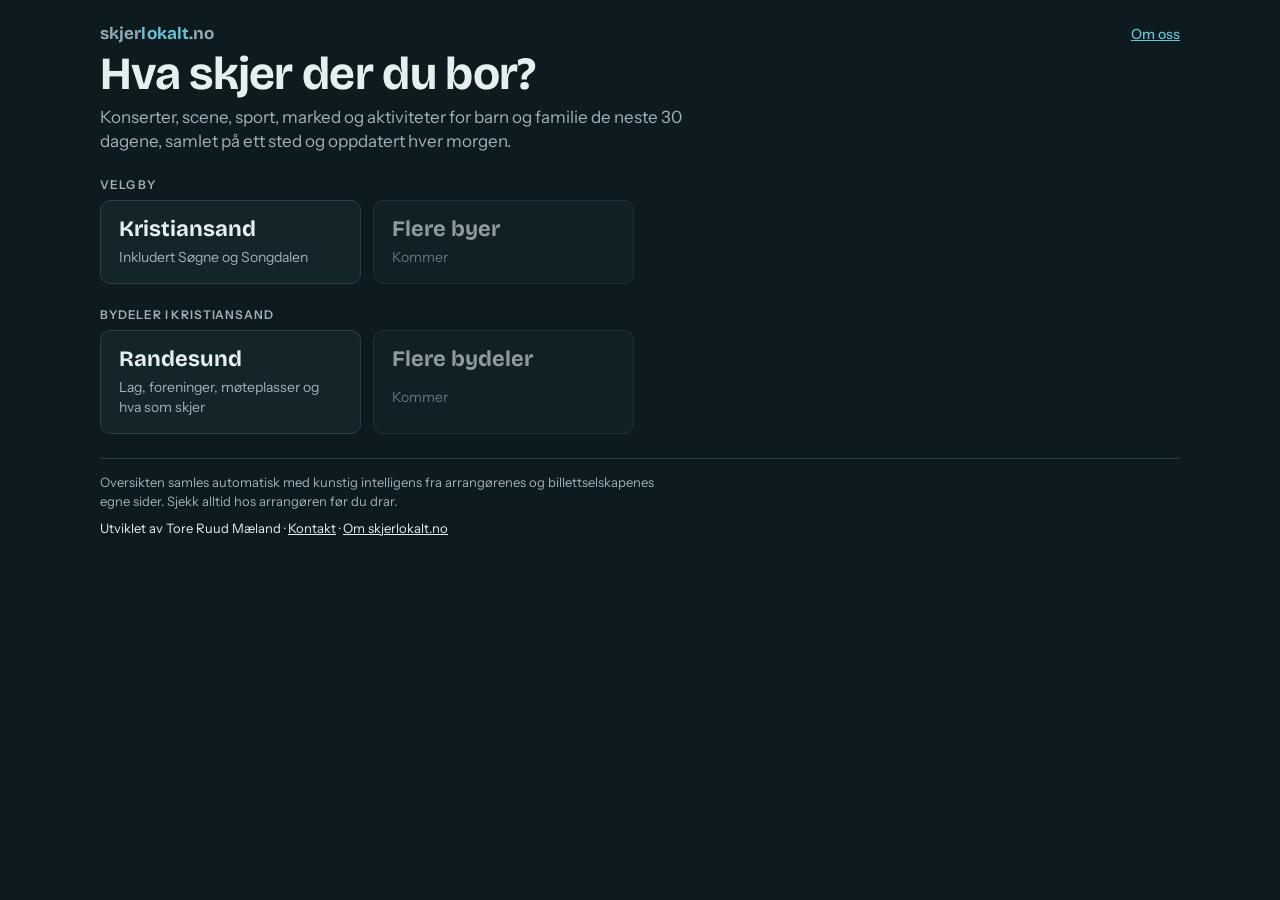
<file: index.html>
<!doctype html>
<html lang="nb">
<head>
<meta charset="utf-8">
<meta name="theme-color" content="#0d1a1e">
<meta name="viewport" content="width=device-width,initial-scale=1,viewport-fit=cover">
<meta name="robots" content="noindex,nofollow">
<title>skjerlokalt.no</title>
<meta name="description" content="Hva som skjer i byen din de neste 30 dagene: konserter, scene, sport, marked og aktiviteter for barn og familie.">
<link rel="stylesheet" href="assets/style.css">
<link rel="icon" href="assets/favicon.svg" type="image/svg+xml">
</head>
<body>
<div class="wrap">
  <header>
    <nav class="topnav"><a class="brand" href="./" aria-label="skjerlokalt.no – til forsiden">skjer<b>lokalt</b>.no</a><a class="about" href="om/">Om oss</a></nav>
    <h1>Hva skjer der du bor?</h1>
    <p class="lede">Konserter, scene, sport, marked og aktiviteter for barn og familie de neste 30 dagene, samlet på ett sted og oppdatert hver morgen.</p>
  </header>
  <section>
    <h2 class="lbl">Velg by</h2>
    <div class="cities">
      <a class="city" href="kristiansand/"><strong>Kristiansand</strong><span>Inkludert Søgne og Songdalen</span></a>
      <div class="city soon" aria-disabled="true"><strong>Flere byer</strong><span>Kommer</span></div>
    </div>
  </section>
  <section>
    <h2 class="lbl">Bydeler i Kristiansand</h2>
    <div class="cities">
      <a class="city" href="kristiansand/randesund/"><strong>Randesund</strong><span>Lag, foreninger, møteplasser og hva som skjer</span></a>
      <div class="city soon" aria-disabled="true"><strong>Flere bydeler</strong><span>Kommer</span></div>
    </div>
  </section>
  <footer>
    <p>Oversikten samles automatisk med kunstig intelligens fra arrangørenes og billettselskapenes egne sider. Sjekk alltid hos arrangøren før du drar.</p>
    <p class="credit">Utviklet av Tore Ruud Mæland · <a href="mailto:skjerlokalt@gmail.com?subject=skjerlokalt.no">Kontakt</a> · <a href="om/">Om skjerlokalt.no</a></p>
  </footer>
</div>
</body>
</html>
</file>
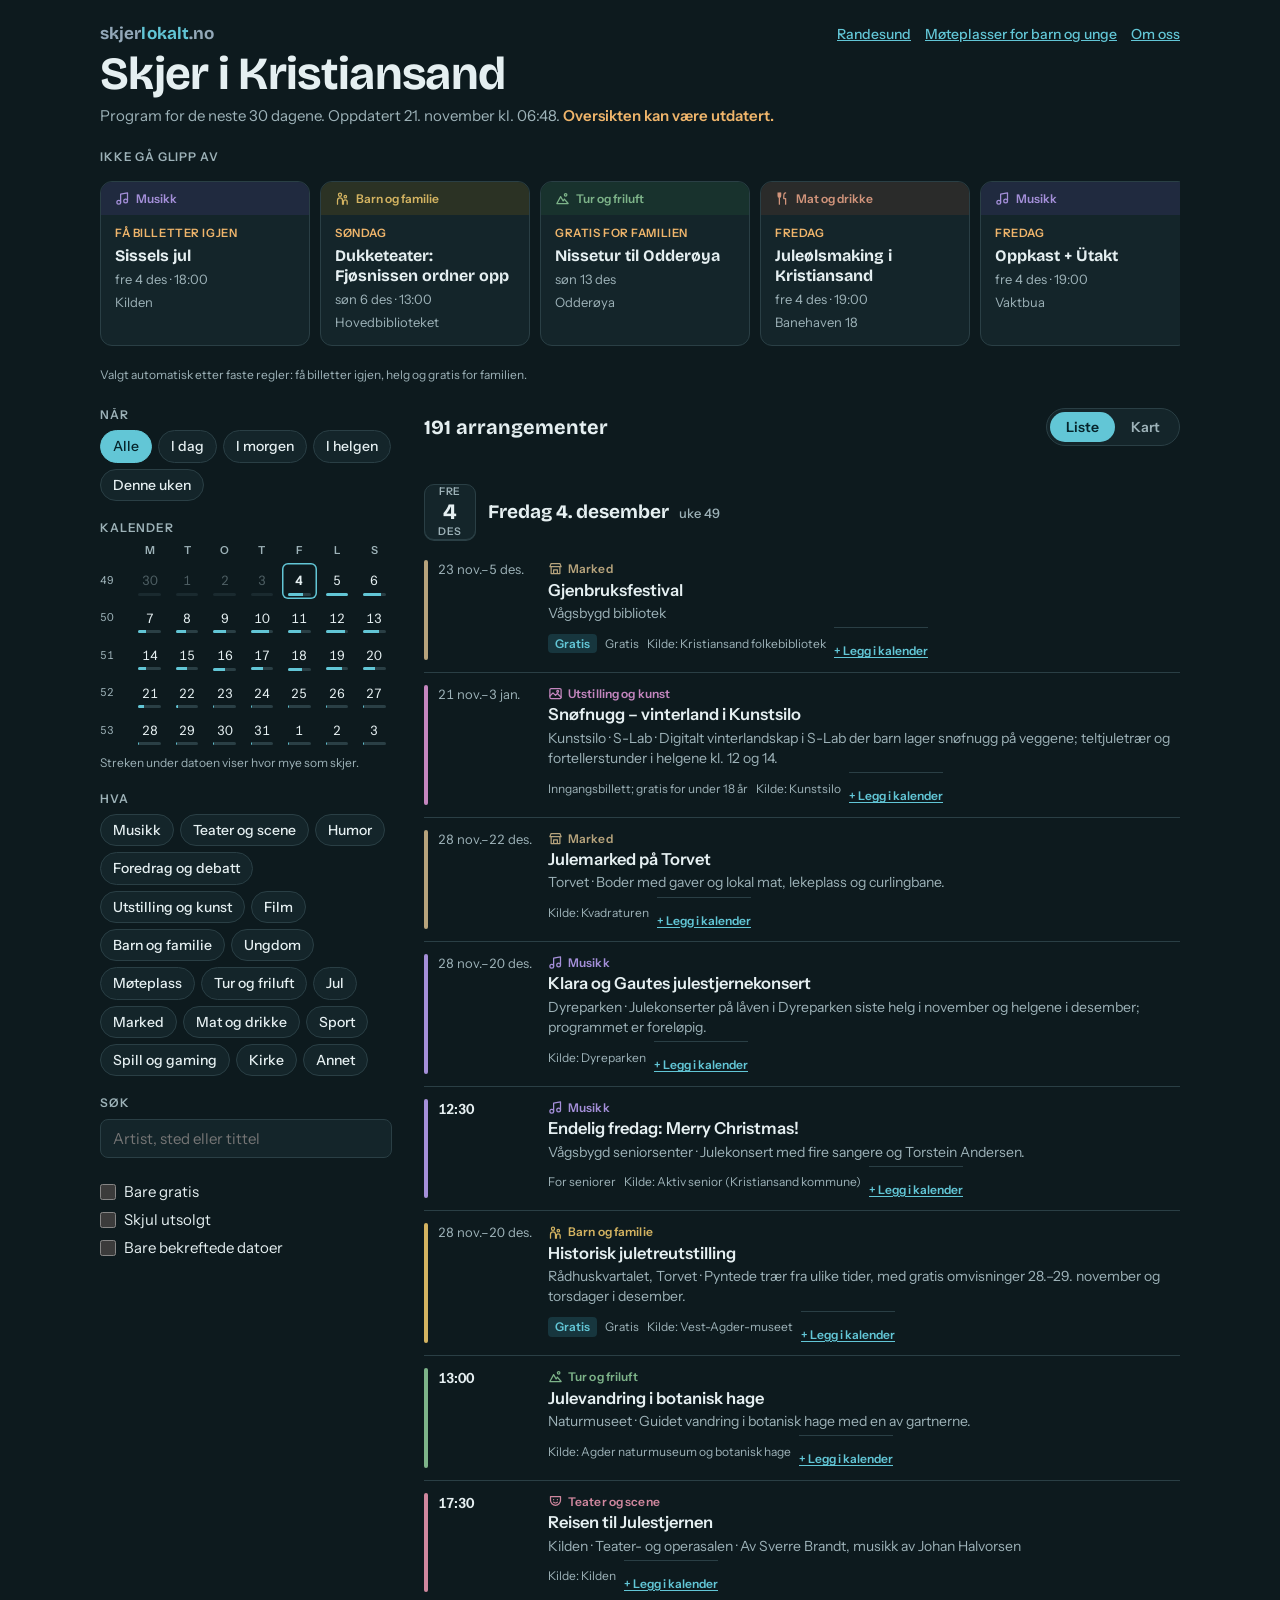
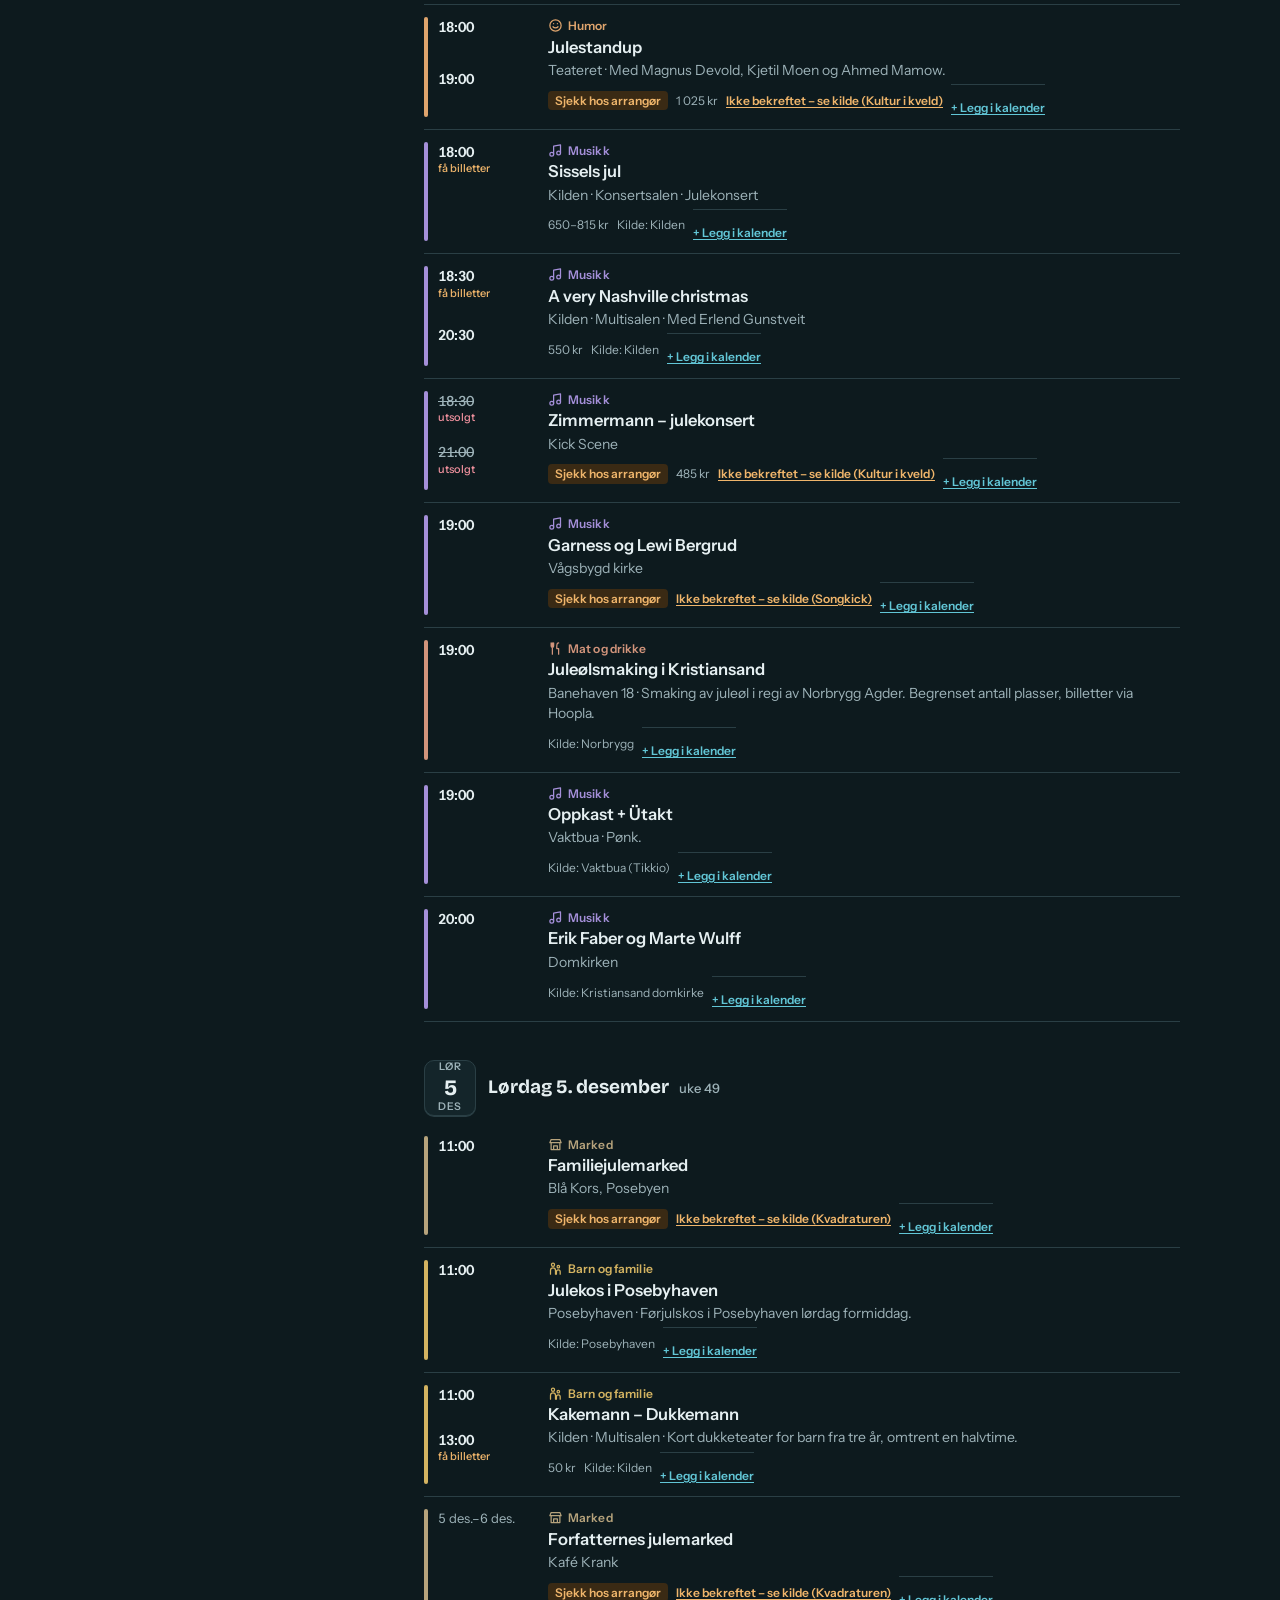
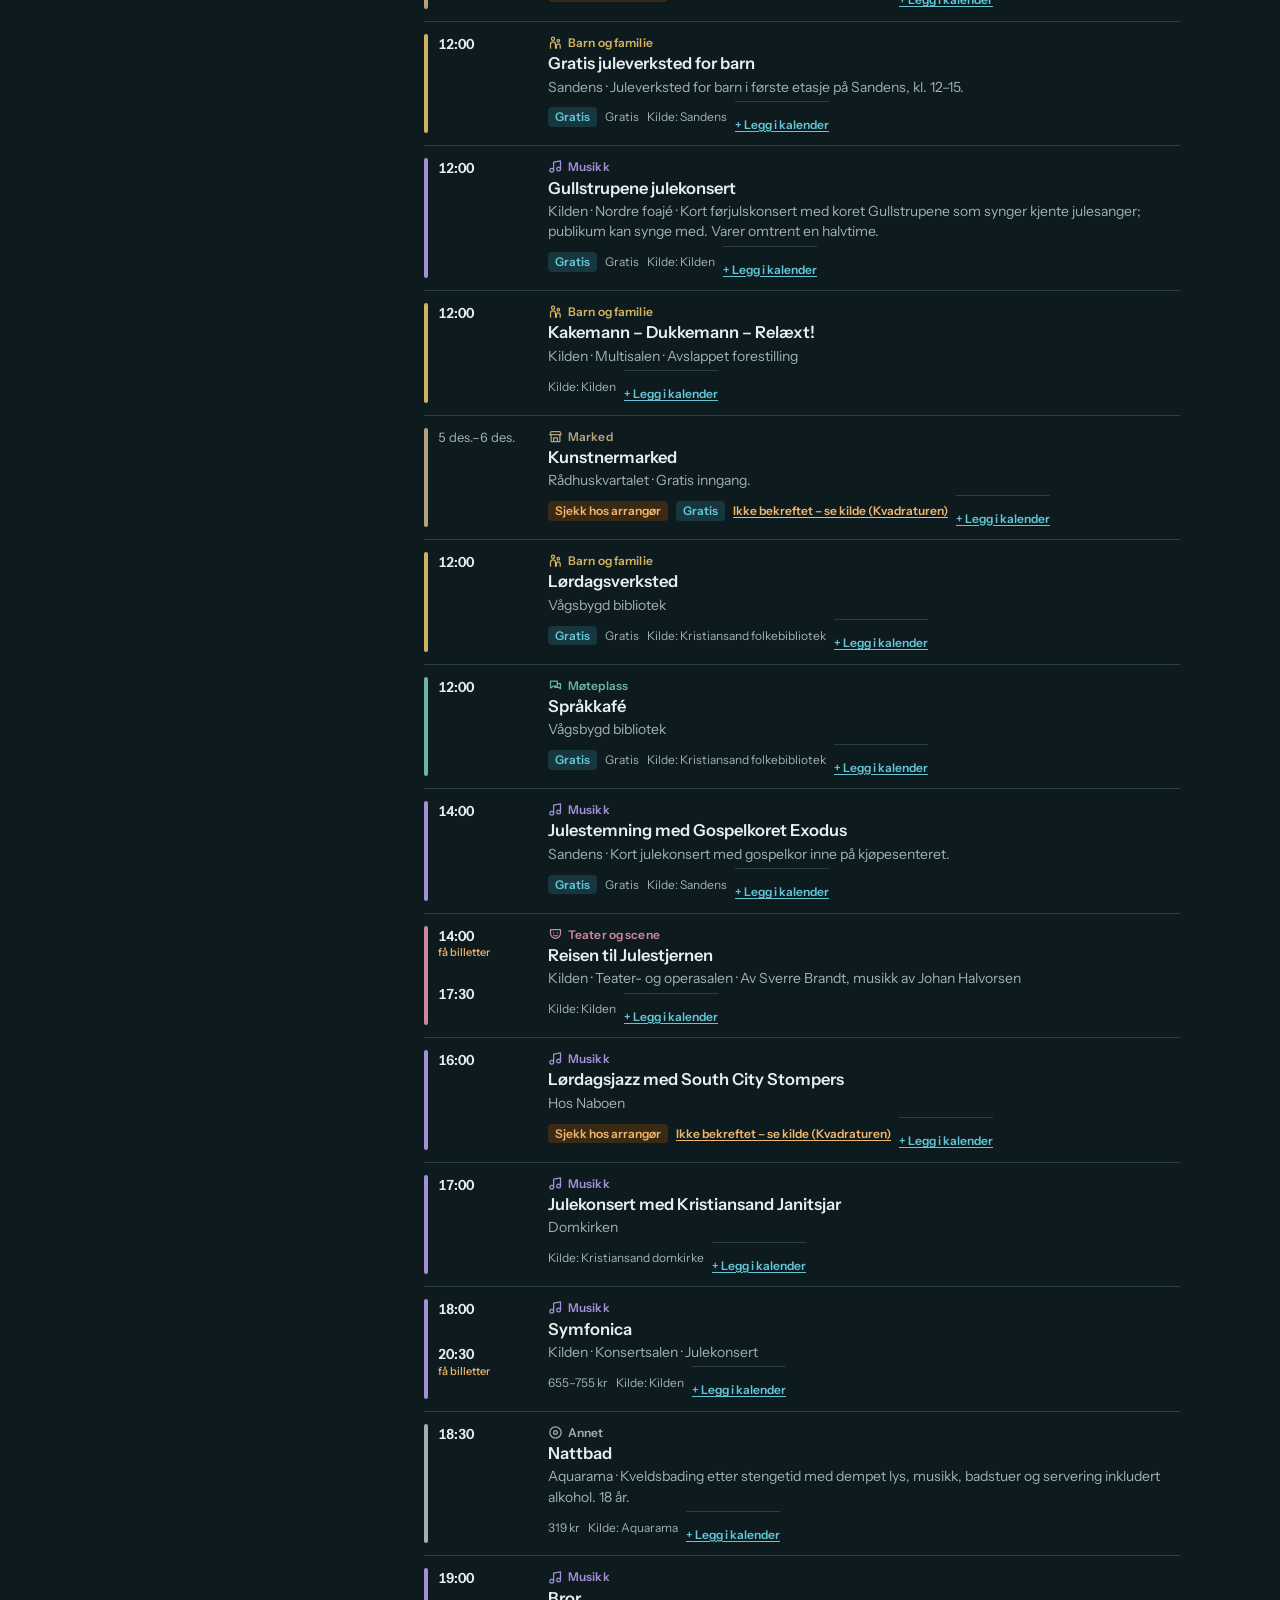
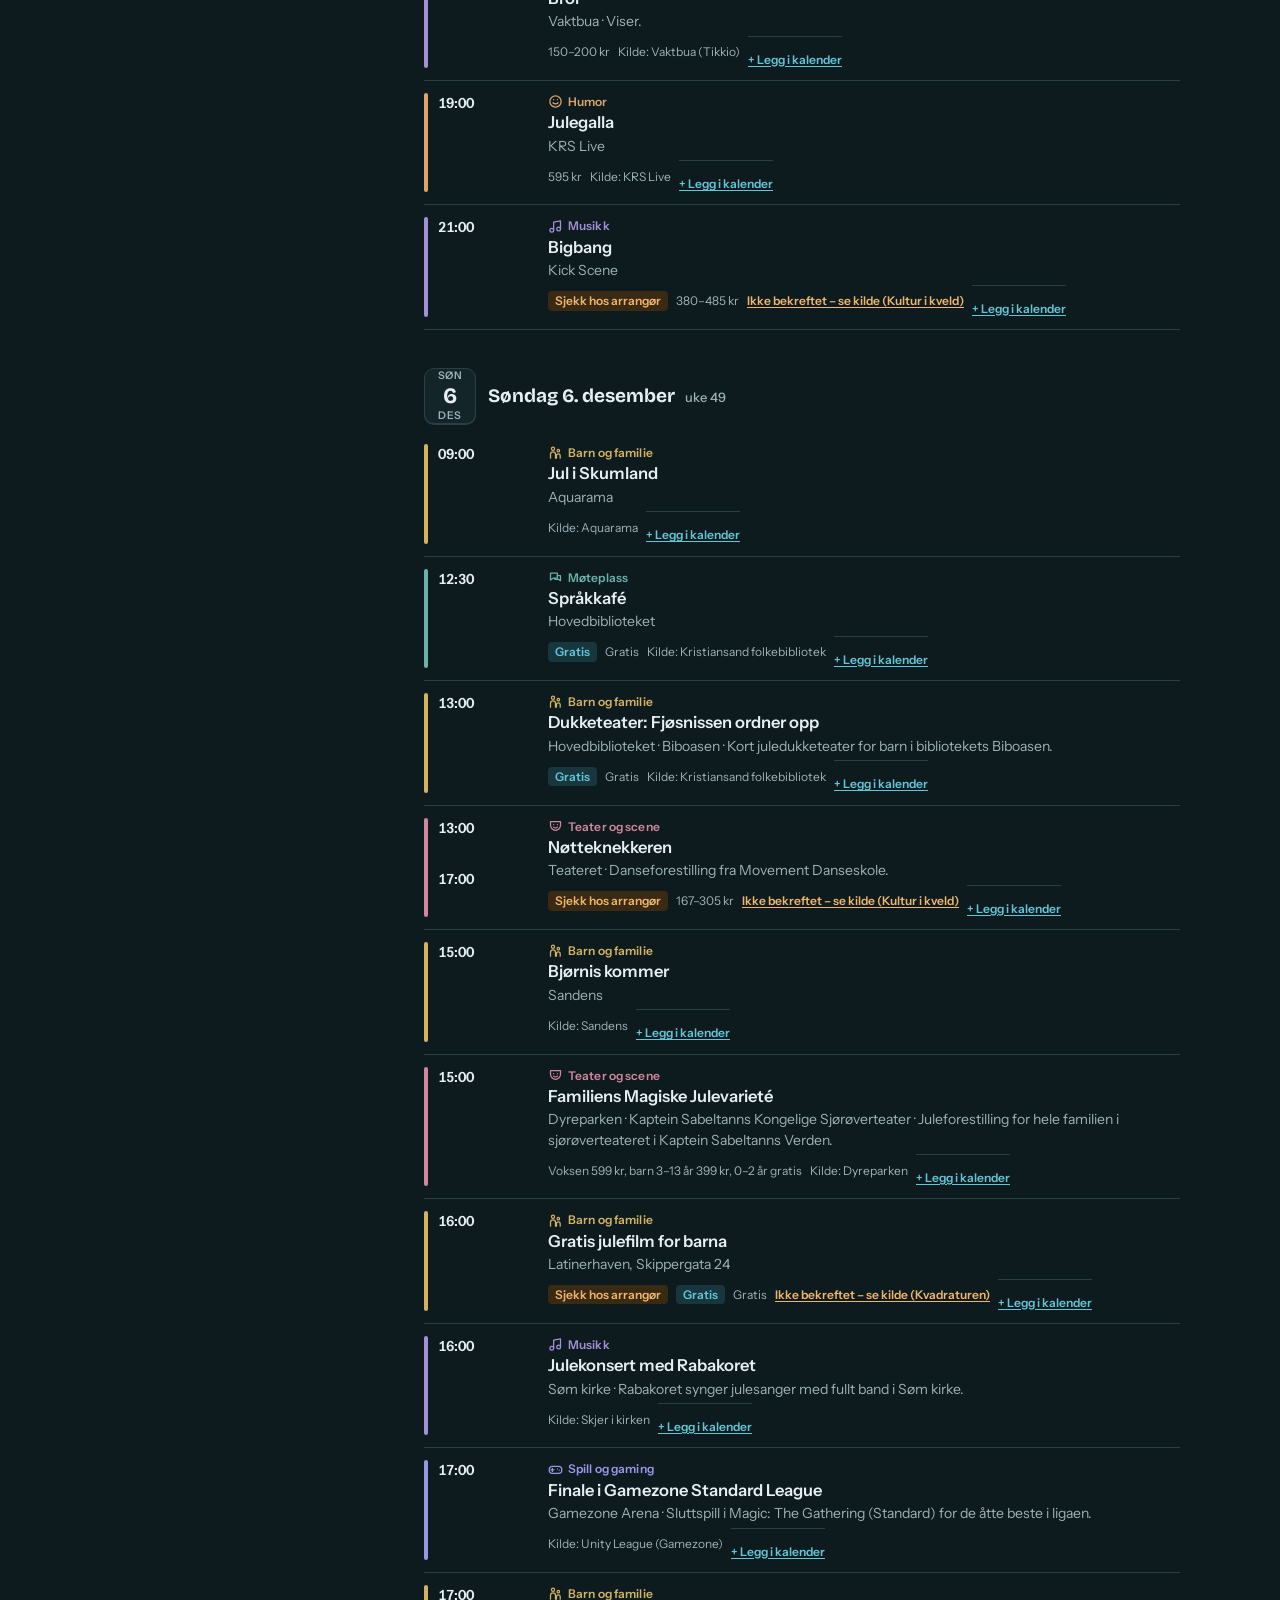
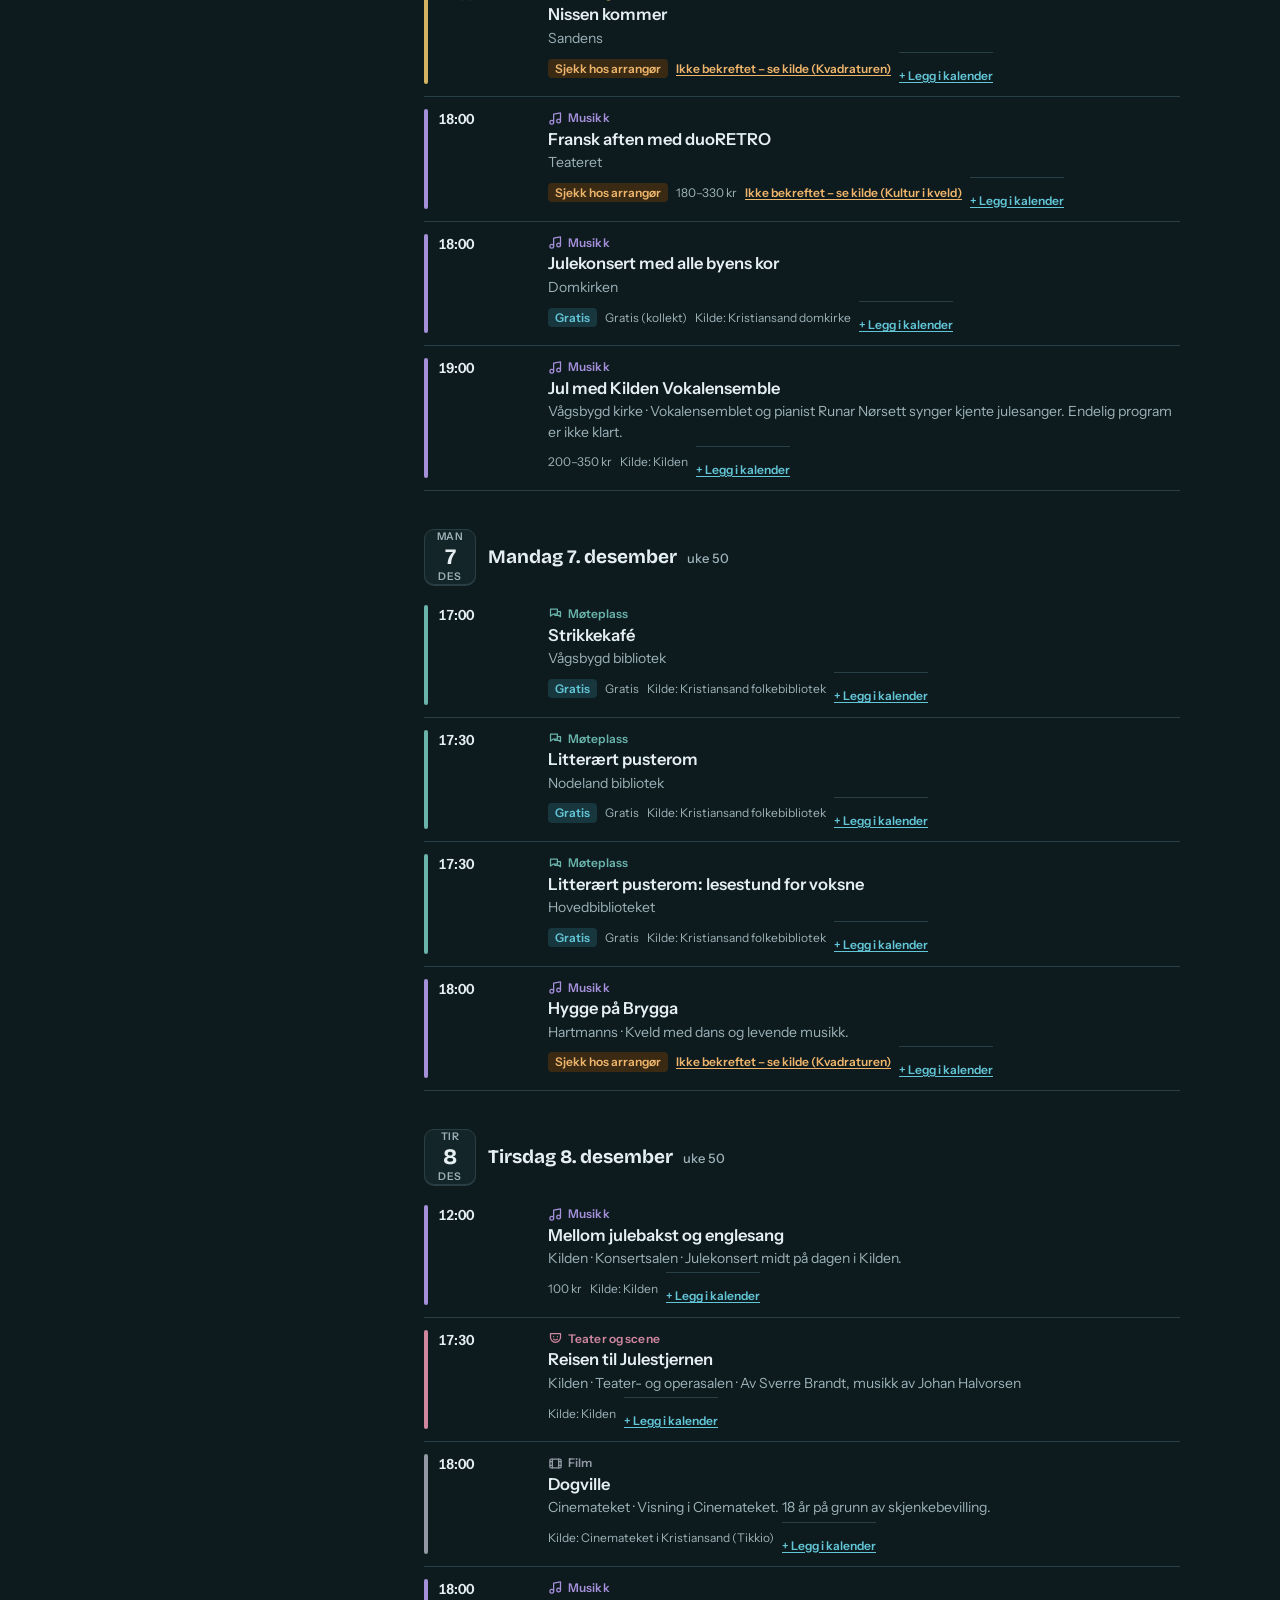
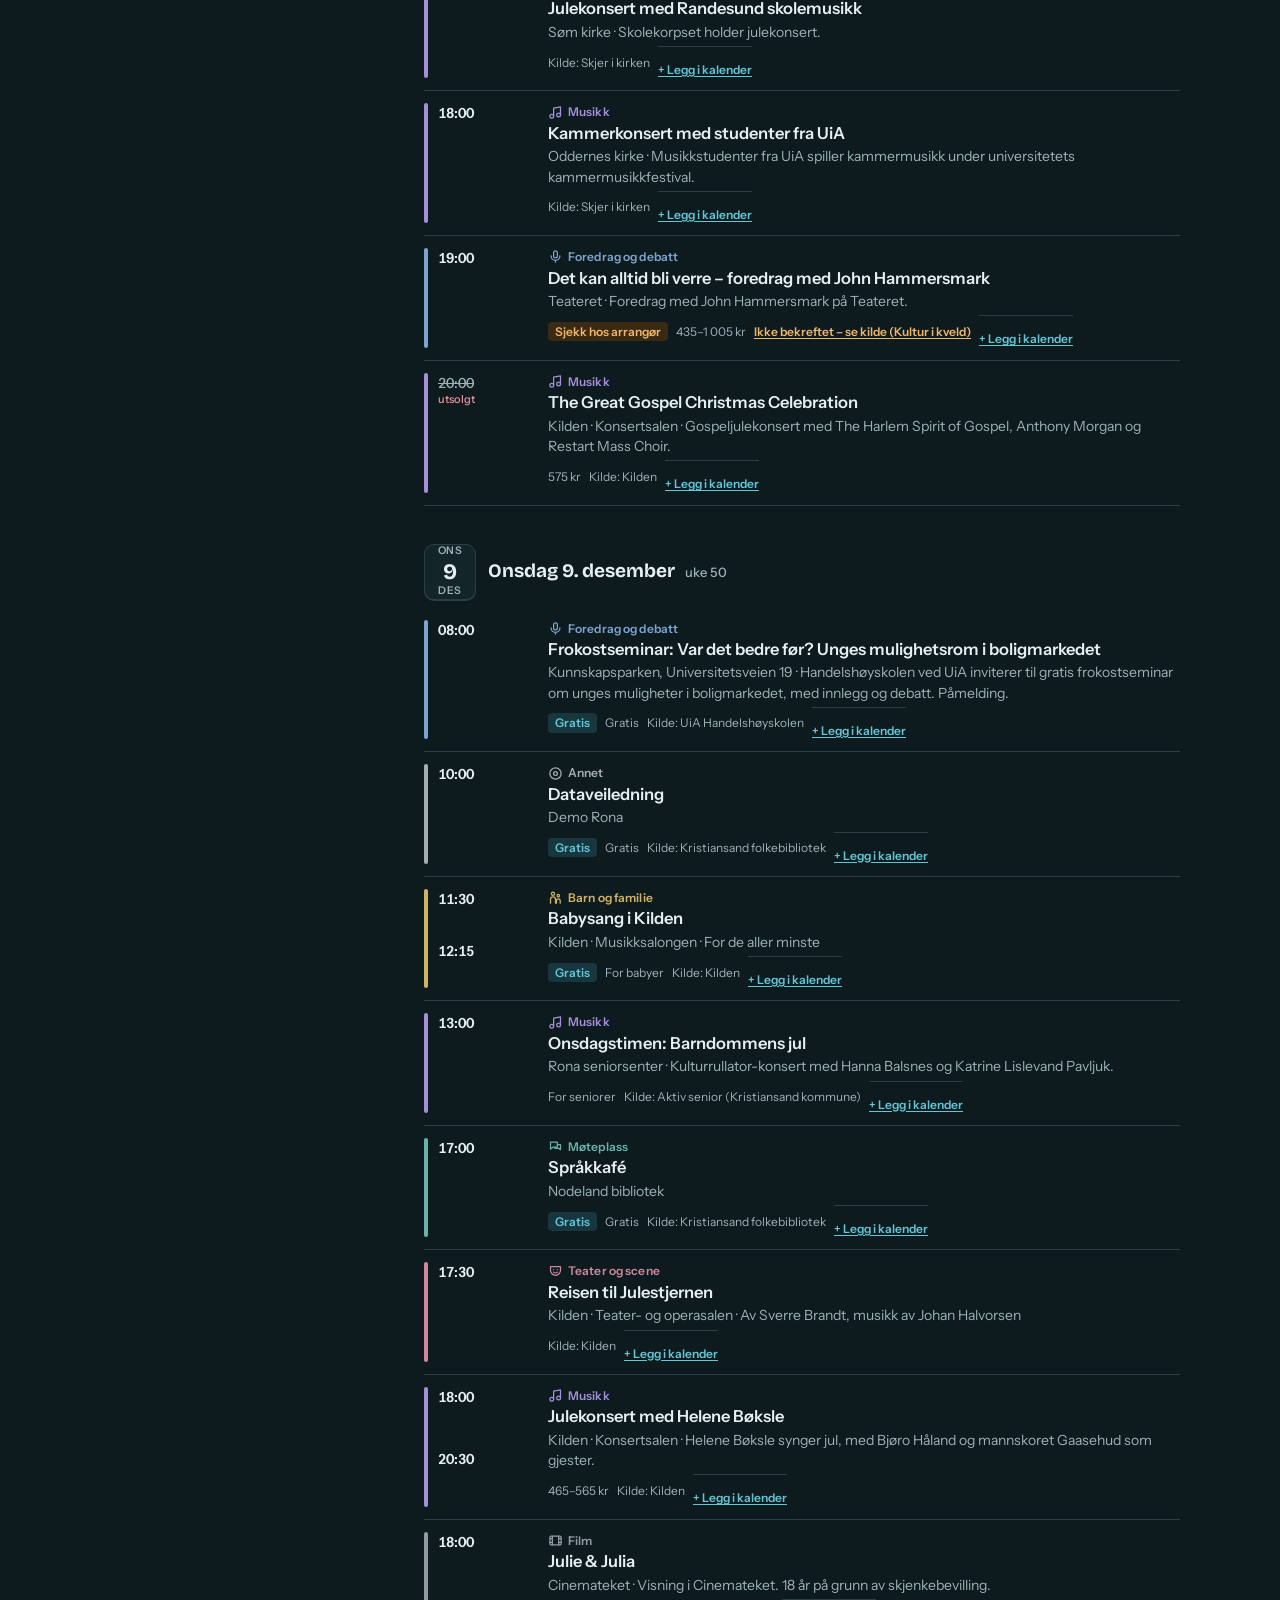
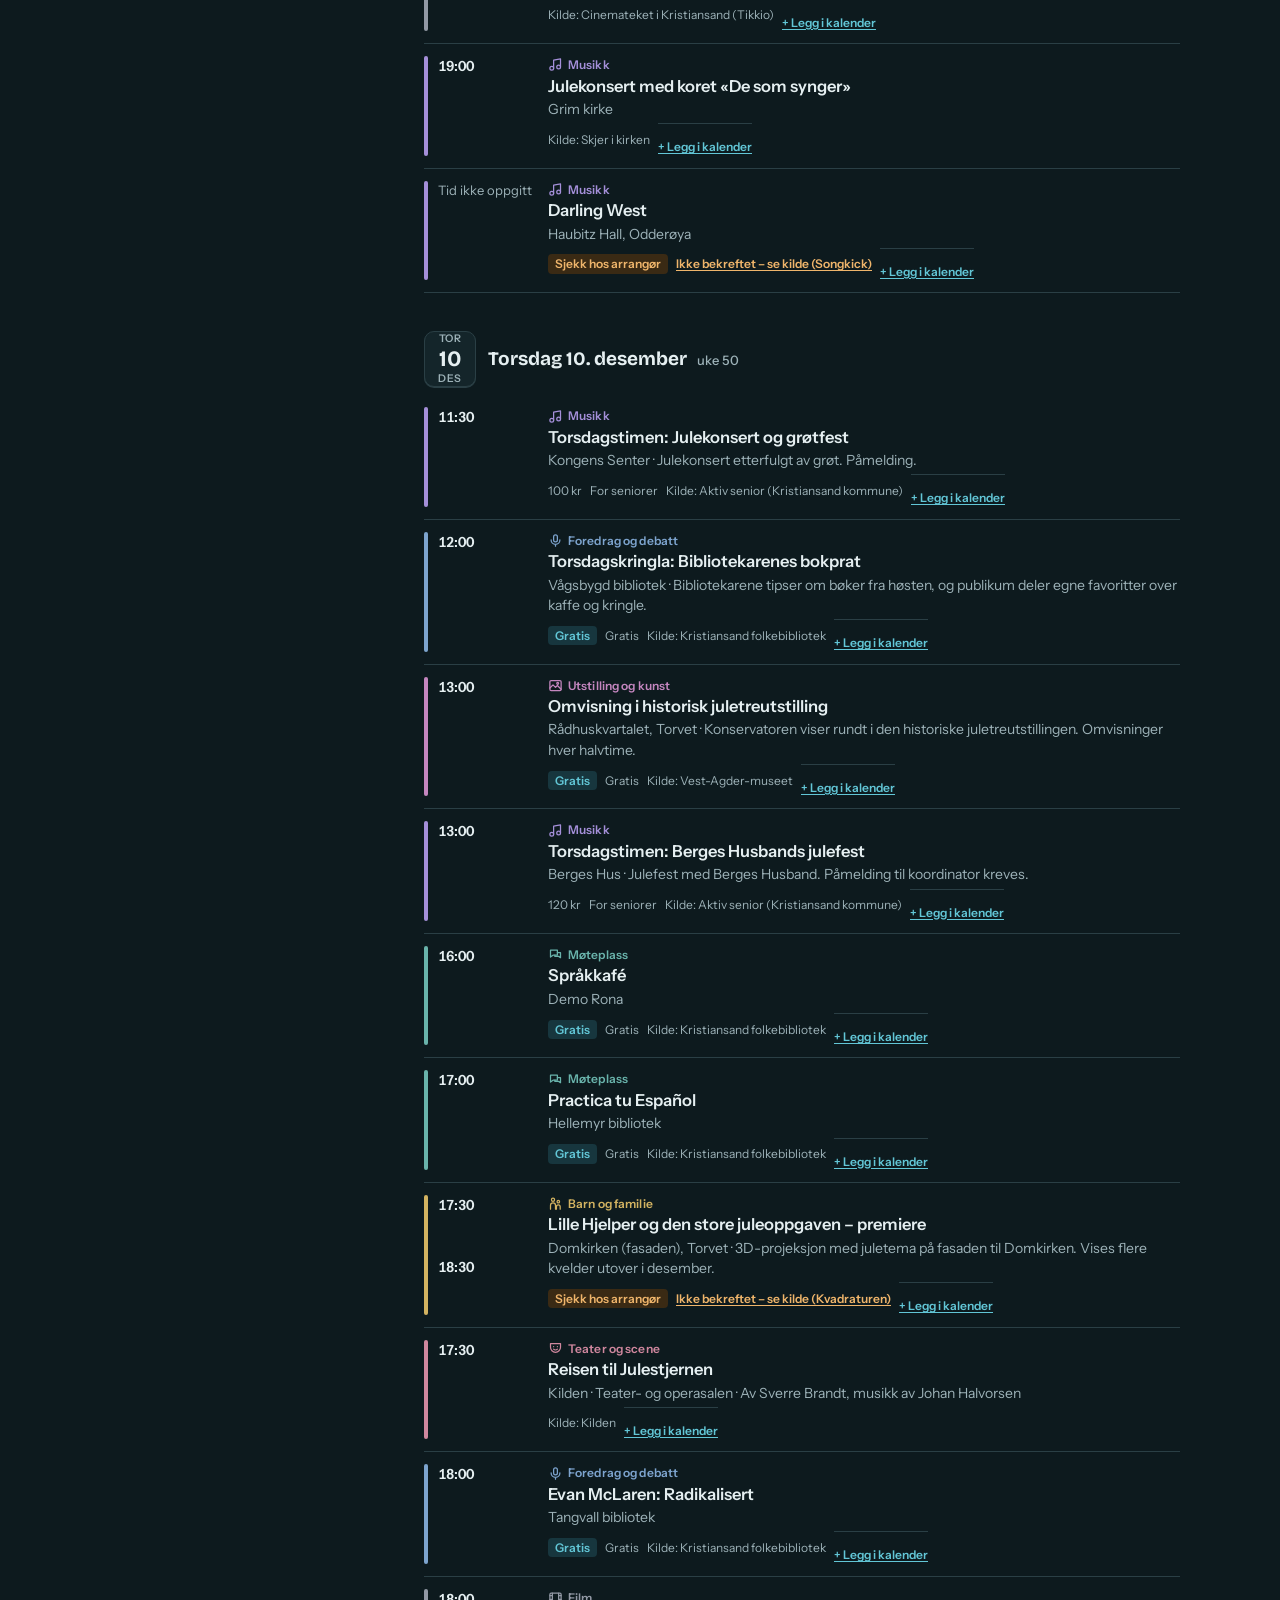
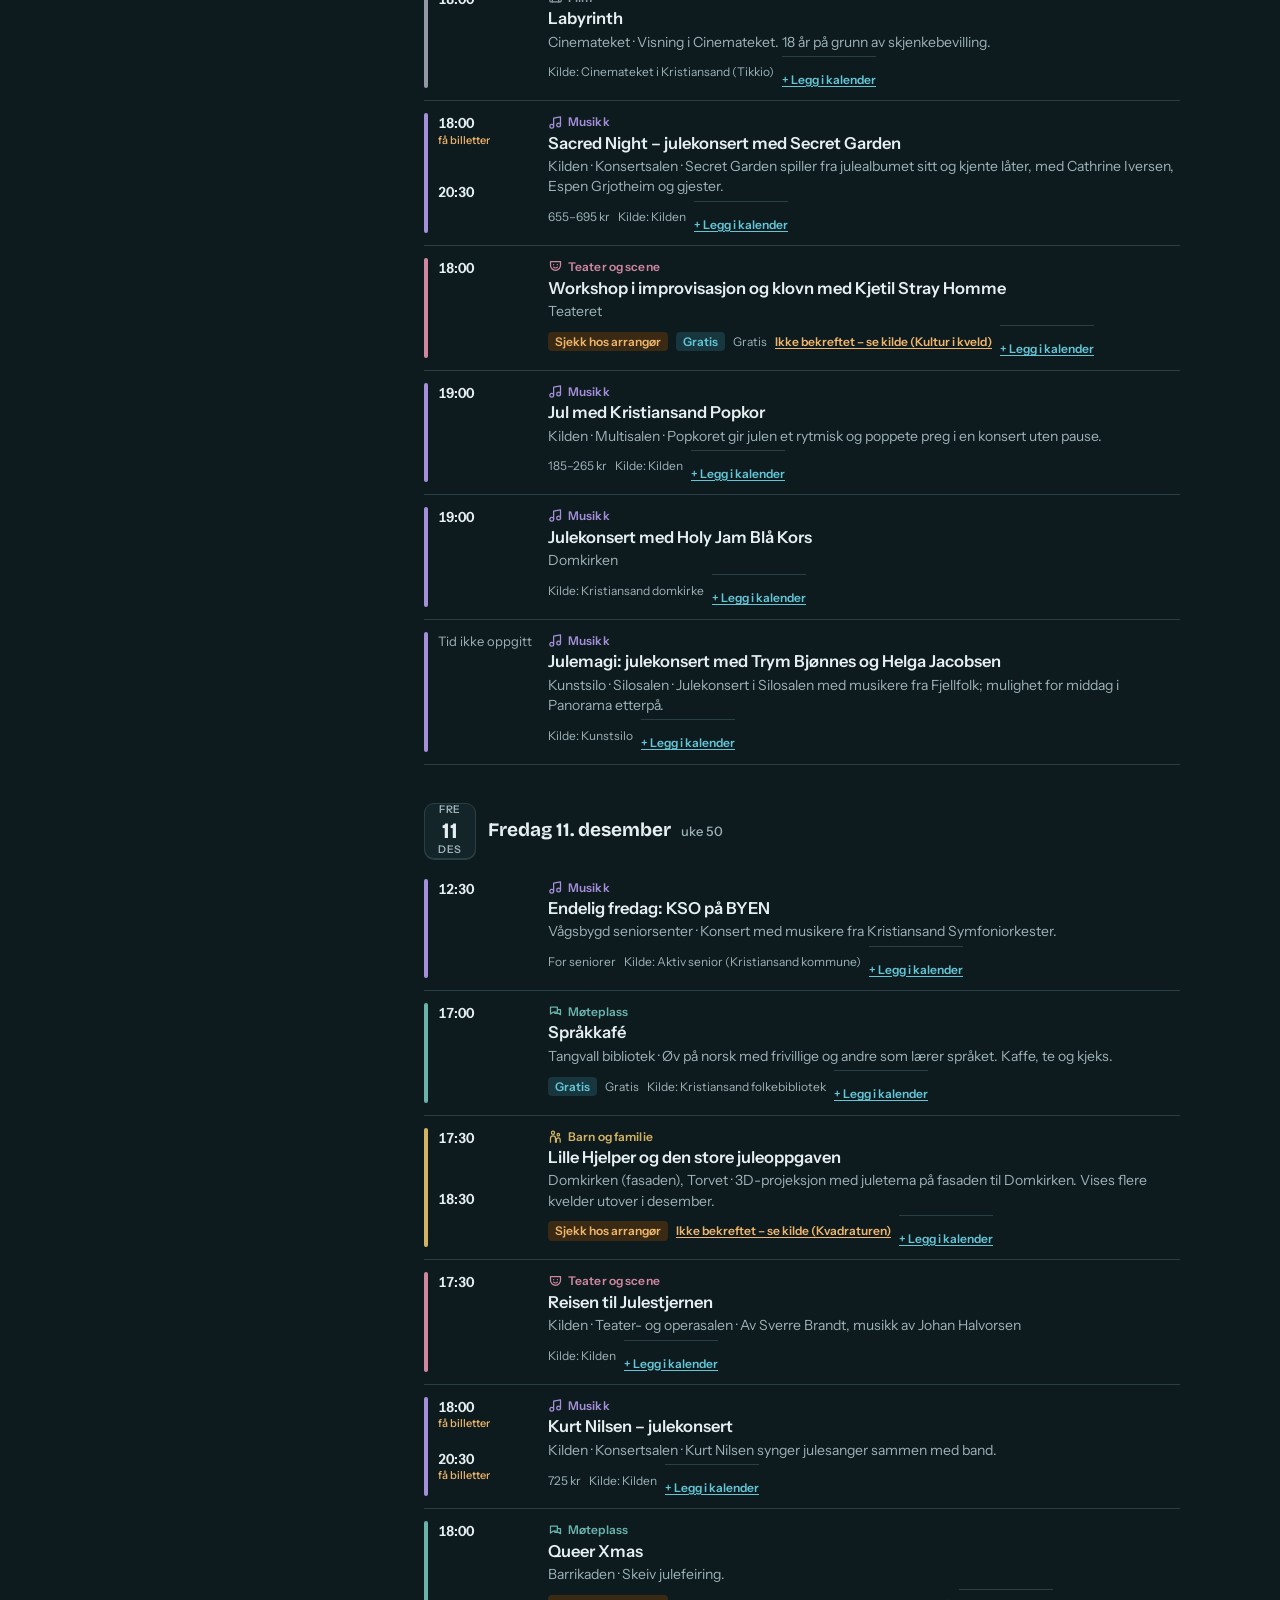
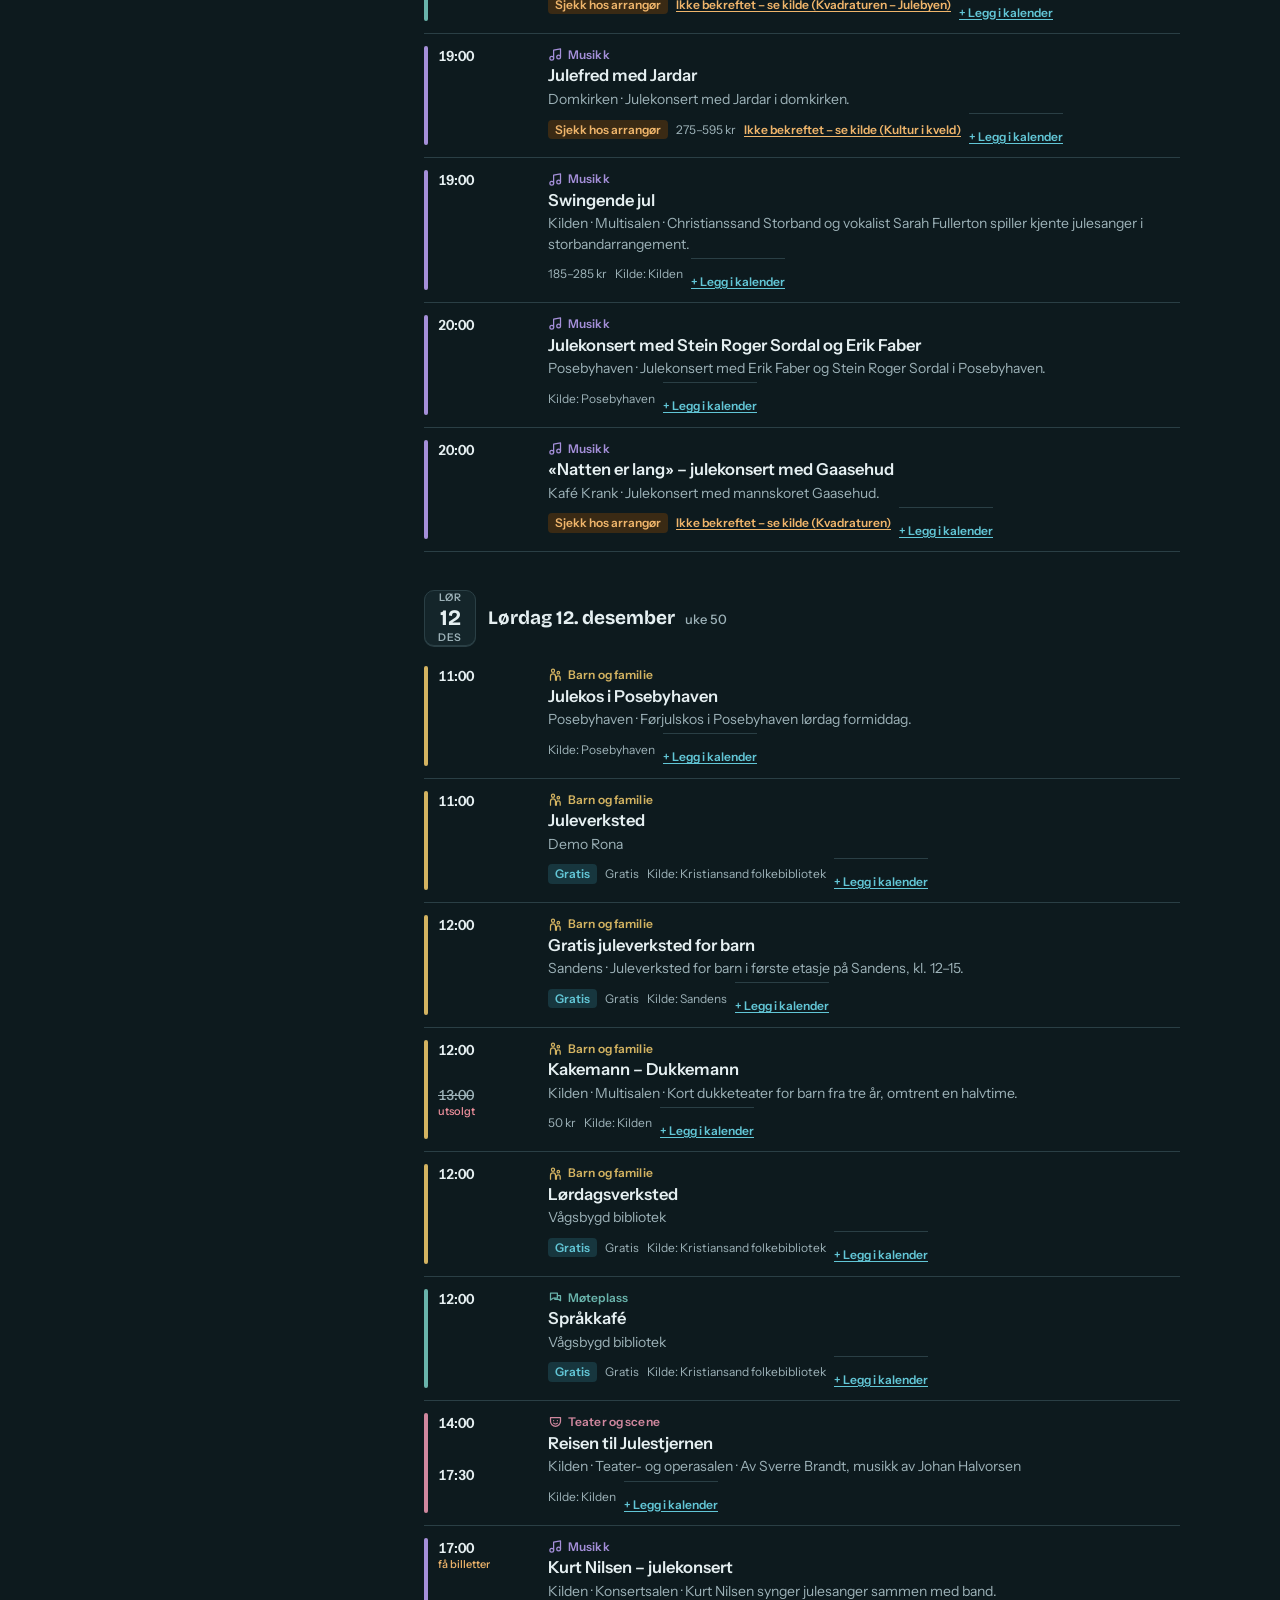
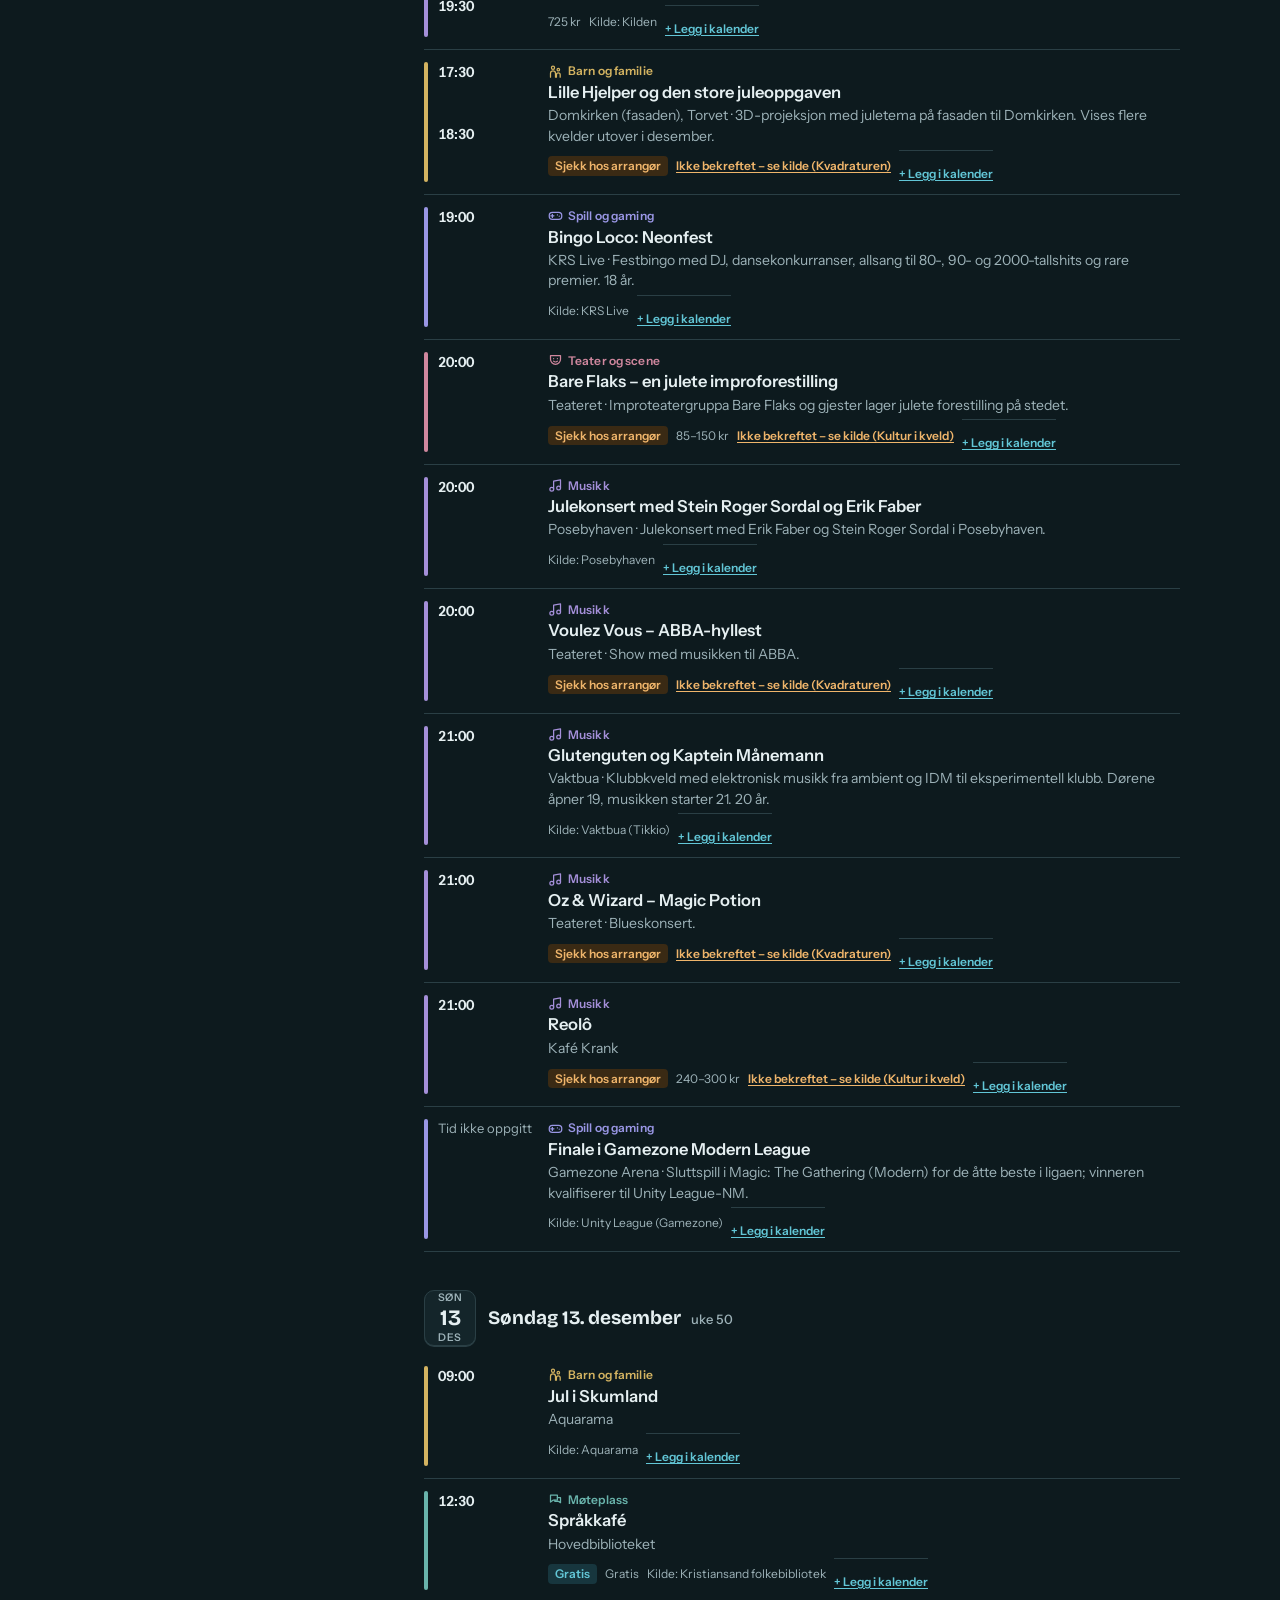
<file: kristiansand/index.html>
<!doctype html>
<html lang="nb">
<head>
<meta charset="utf-8">
<meta name="theme-color" content="#0d1a1e">
<meta name="viewport" content="width=device-width,initial-scale=1,viewport-fit=cover">
<meta name="robots" content="noindex,nofollow">
<title>Skjer i Kristiansand – skjerlokalt.no</title>
<meta name="description" content="Konserter, scene, sport, marked og aktiviteter for barn og familie i Kristiansand de neste 30 dagene.">
<link rel="preload" href="../assets/fonts/bricolage-grotesque.woff2" as="font" type="font/woff2" crossorigin>
<link rel="stylesheet" href="../assets/leaflet/leaflet.css">
<link rel="stylesheet" href="../assets/leaflet/MarkerCluster.css">
<link rel="stylesheet" href="../assets/style.css">
<link rel="icon" href="../assets/favicon.svg" type="image/svg+xml">
</head>
<body data-by="kristiansand" data-visning="ny">
<div class="wrap">
  <header>
    <nav class="topnav"><a class="brand" href="../" aria-label="skjerlokalt.no – til forsiden">skjer<b>lokalt</b>.no</a><span class="links"><a class="about" href="randesund/">Randesund</a><a class="about" href="ungdom/">Møteplasser for barn og unge</a><a class="about" href="../om/">Om oss</a></span></nav>
    <h1>Skjer i Kristiansand</h1>
    <p class="stamp" id="stamp">Henter programmet …</p>
  </header>
  <section id="picks" hidden></section>
  <div class="cols">
    <aside aria-label="Filtre">
      <section>
        <h2 class="lbl">Når</h2>
        <div class="chips" id="periods"></div>
        <button type="button" id="more" class="chip" aria-expanded="false" aria-controls="extra">Kalender og filtre</button>
      </section>
      <div id="extra">
        <section>
          <h2 class="lbl">Kalender</h2>
          <div class="cal" id="cal"></div>
          <p class="calnote">Streken under datoen viser hvor mye som skjer.</p>
        </section>
        <section>
          <h2 class="lbl">Hva</h2>
          <div class="chips" id="cats"></div>
        </section>
        <section>
          <label class="lbl" for="q">Søk</label>
          <input id="q" type="search" placeholder="Artist, sted eller tittel" autocomplete="off">
        </section>
        <section>
          <label class="check"><input type="checkbox" id="f-free"> Bare gratis</label>
          <label class="check"><input type="checkbox" id="f-sold"> Skjul utsolgt</label>
          <label class="check"><input type="checkbox" id="f-conf"> Bare bekreftede datoer</label>
        </section>
      </div>
    </aside>
    <main>
      <div class="viewbar">
        <p class="summary" aria-live="polite"><strong id="count"></strong><button id="placechip" class="chip placechip" type="button" hidden aria-label="Fjern stedsfilteret"></button><button id="reset" type="button" hidden>Nullstill filtre</button></p>
        <div class="tabs" role="tablist" aria-label="Visning">
          <button type="button" role="tab" id="v-list" aria-selected="true" aria-controls="list">Liste</button>
          <button type="button" role="tab" id="v-map" aria-selected="false" aria-controls="mapwrap">Kart</button>
        </div>
      </div>
      <div id="list" role="tabpanel" aria-labelledby="v-list" style="display:grid;gap:24px"></div>
      <div id="mapwrap" role="tabpanel" aria-labelledby="v-map" hidden>
        <div id="map" aria-label="Kart over arrangementene"></div>
        <p id="mapnote" class="calnote"></p>
      </div>
      <details id="about" hidden>
        <summary>Kilder og siste oppdatering</summary>
        <p id="report" class="meta" style="margin-top:10px"></p>
        <div class="src"><table><thead><tr><th>Kilde</th><th>Status</th><th>Antall</th><th>Merknad</th></tr></thead><tbody id="srcs"></tbody></table></div>
      </details>
    </main>
  </div>
  <footer>
    <p>Oversikten samles automatisk hver morgen med kunstig intelligens fra arrangørenes og billettselskapenes egne sider. Sjekk alltid hos arrangøren før du drar.</p>
    <p class="credit">Utviklet av Tore Ruud Mæland · <a href="mailto:skjerlokalt@gmail.com?subject=skjerlokalt.no">Kontakt</a> · <a href="../om/">Om skjerlokalt.no</a></p>
  </footer>
</div>
<script src="../assets/leaflet/leaflet.js"></script>
<script src="../assets/leaflet/leaflet.markercluster.js"></script>
<script src="../assets/app.js"></script>
</body>
</html>
</file>
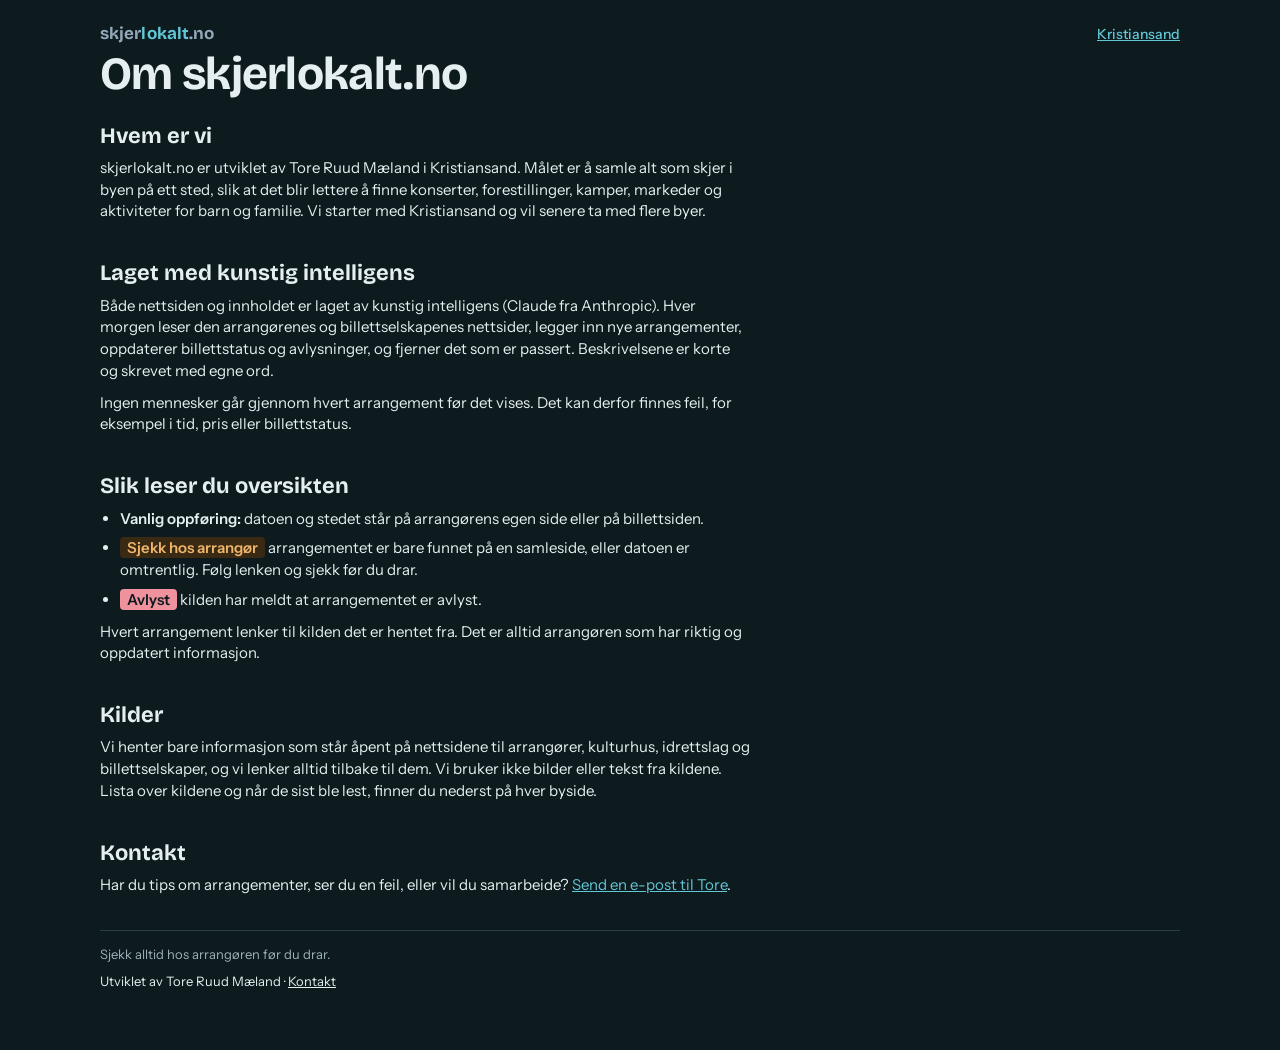
<file: om/index.html>
<!doctype html>
<html lang="nb">
<head>
<meta charset="utf-8">
<meta name="theme-color" content="#0d1a1e">
<meta name="viewport" content="width=device-width,initial-scale=1,viewport-fit=cover">
<meta name="robots" content="noindex,nofollow">
<title>Om skjerlokalt.no</title>
<meta name="description" content="Hvem som står bak skjerlokalt.no, og hvordan oversikten lages med kunstig intelligens.">
<link rel="stylesheet" href="../assets/style.css">
<link rel="icon" href="../assets/favicon.svg" type="image/svg+xml">
</head>
<body>
<div class="wrap">
  <header>
    <nav class="topnav"><a class="brand" href="../" aria-label="skjerlokalt.no – til forsiden">skjer<b>lokalt</b>.no</a><a class="about" href="../kristiansand/">Kristiansand</a></nav>
    <h1>Om skjerlokalt.no</h1>
  </header>
  <main class="prose">
    <section>
      <h2>Hvem er vi</h2>
      <p>skjerlokalt.no er utviklet av Tore Ruud Mæland i Kristiansand. Målet er å samle alt som skjer i byen på ett sted, slik at det blir lettere å finne konserter, forestillinger, kamper, markeder og aktiviteter for barn og familie. Vi starter med Kristiansand og vil senere ta med flere byer.</p>
    </section>
    <section>
      <h2>Laget med kunstig intelligens</h2>
      <p>Både nettsiden og innholdet er laget av kunstig intelligens (Claude fra Anthropic). Hver morgen leser den arrangørenes og billettselskapenes nettsider, legger inn nye arrangementer, oppdaterer billettstatus og avlysninger, og fjerner det som er passert. Beskrivelsene er korte og skrevet med egne ord.</p>
      <p>Ingen mennesker går gjennom hvert arrangement før det vises. Det kan derfor finnes feil, for eksempel i tid, pris eller billettstatus.</p>
    </section>
    <section>
      <h2>Slik leser du oversikten</h2>
      <ul>
        <li><strong>Vanlig oppføring:</strong> datoen og stedet står på arrangørens egen side eller på billettsiden.</li>
        <li><span class="pill check-it">Sjekk hos arrangør</span> arrangementet er bare funnet på en samleside, eller datoen er omtrentlig. Følg lenken og sjekk før du drar.</li>
        <li><span class="pill off">Avlyst</span> kilden har meldt at arrangementet er avlyst.</li>
      </ul>
      <p>Hvert arrangement lenker til kilden det er hentet fra. Det er alltid arrangøren som har riktig og oppdatert informasjon.</p>
    </section>
    <section>
      <h2>Kilder</h2>
      <p>Vi henter bare informasjon som står åpent på nettsidene til arrangører, kulturhus, idrettslag og billettselskaper, og vi lenker alltid tilbake til dem. Vi bruker ikke bilder eller tekst fra kildene. Lista over kildene og når de sist ble lest, finner du nederst på hver byside.</p>
    </section>
    <section>
      <h2>Kontakt</h2>
      <p>Har du tips om arrangementer, ser du en feil, eller vil du samarbeide? <a href="mailto:skjerlokalt@gmail.com?subject=skjerlokalt.no">Send en e-post til Tore</a>.</p>
    </section>
  </main>
  <footer>
    <p>Sjekk alltid hos arrangøren før du drar.</p>
    <p class="credit">Utviklet av Tore Ruud Mæland · <a href="mailto:skjerlokalt@gmail.com?subject=skjerlokalt.no">Kontakt</a></p>
  </footer>
</div>
</body>
</html>
</file>
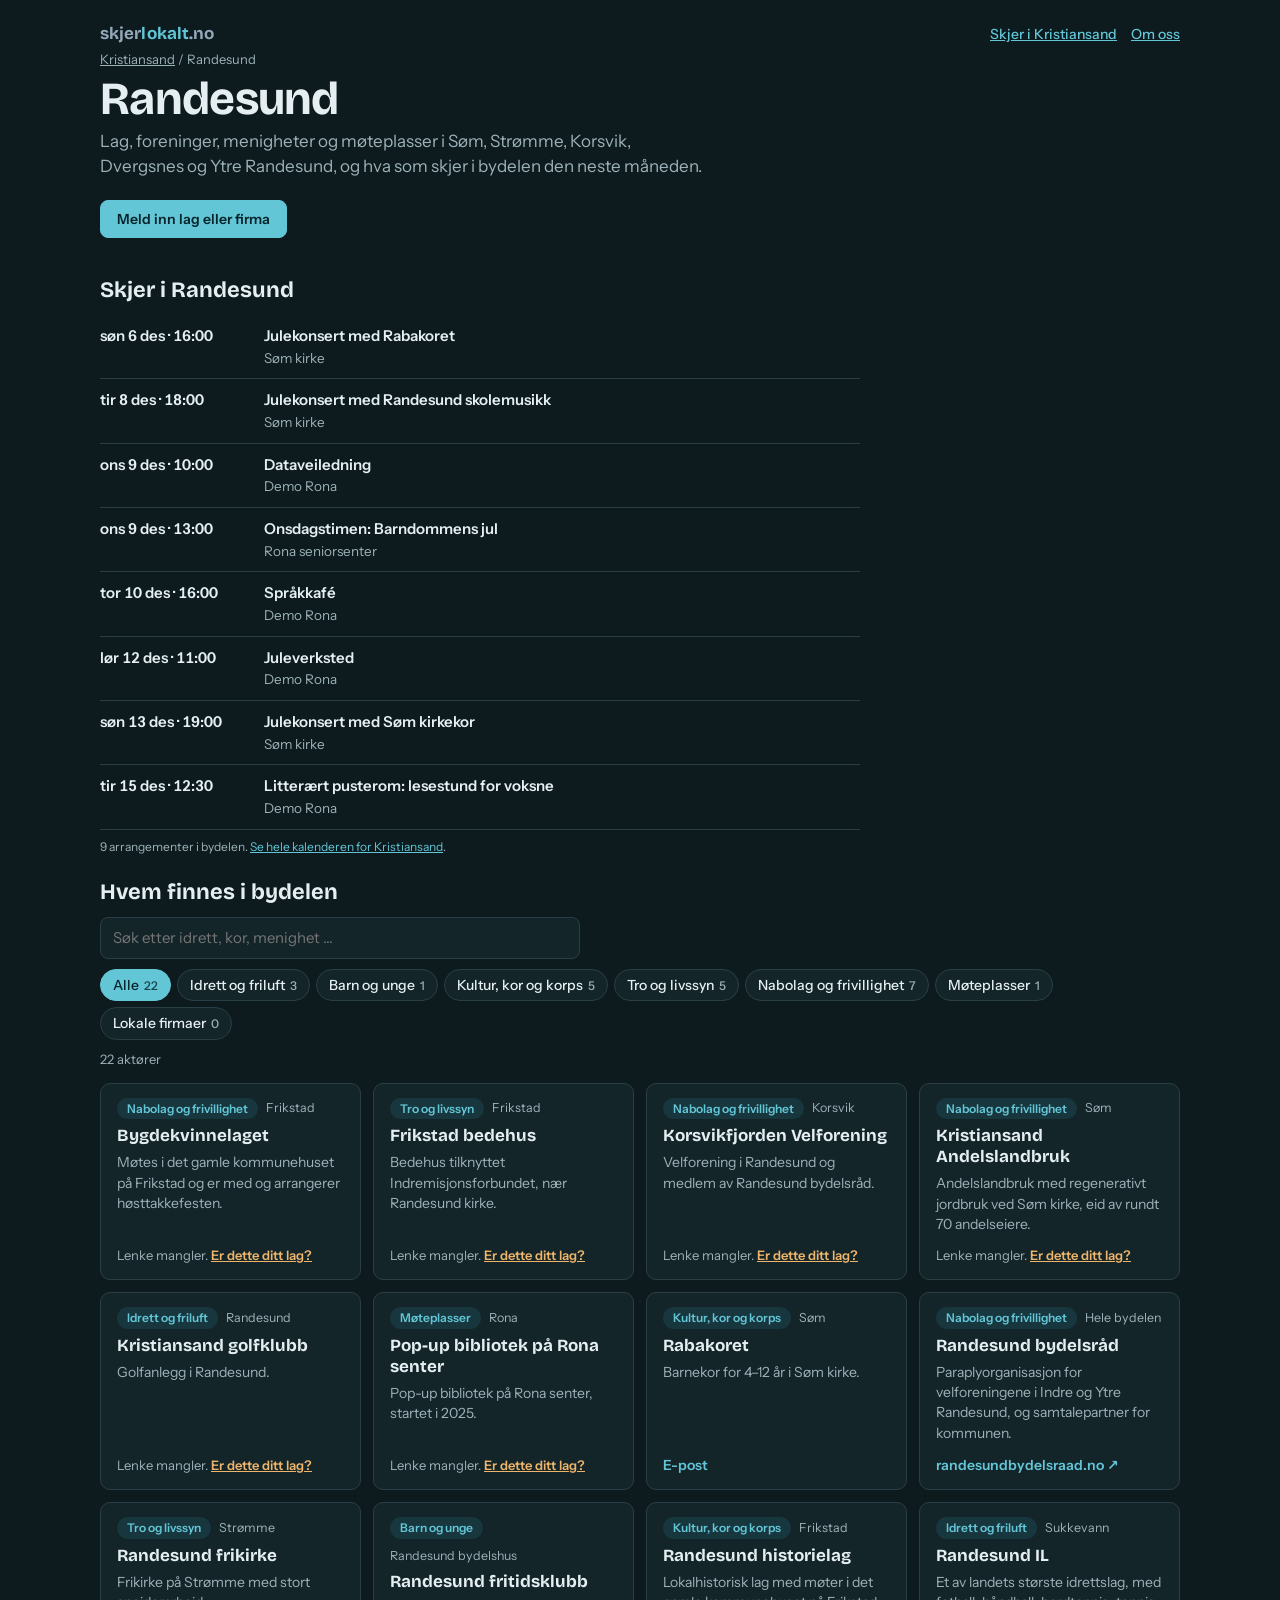
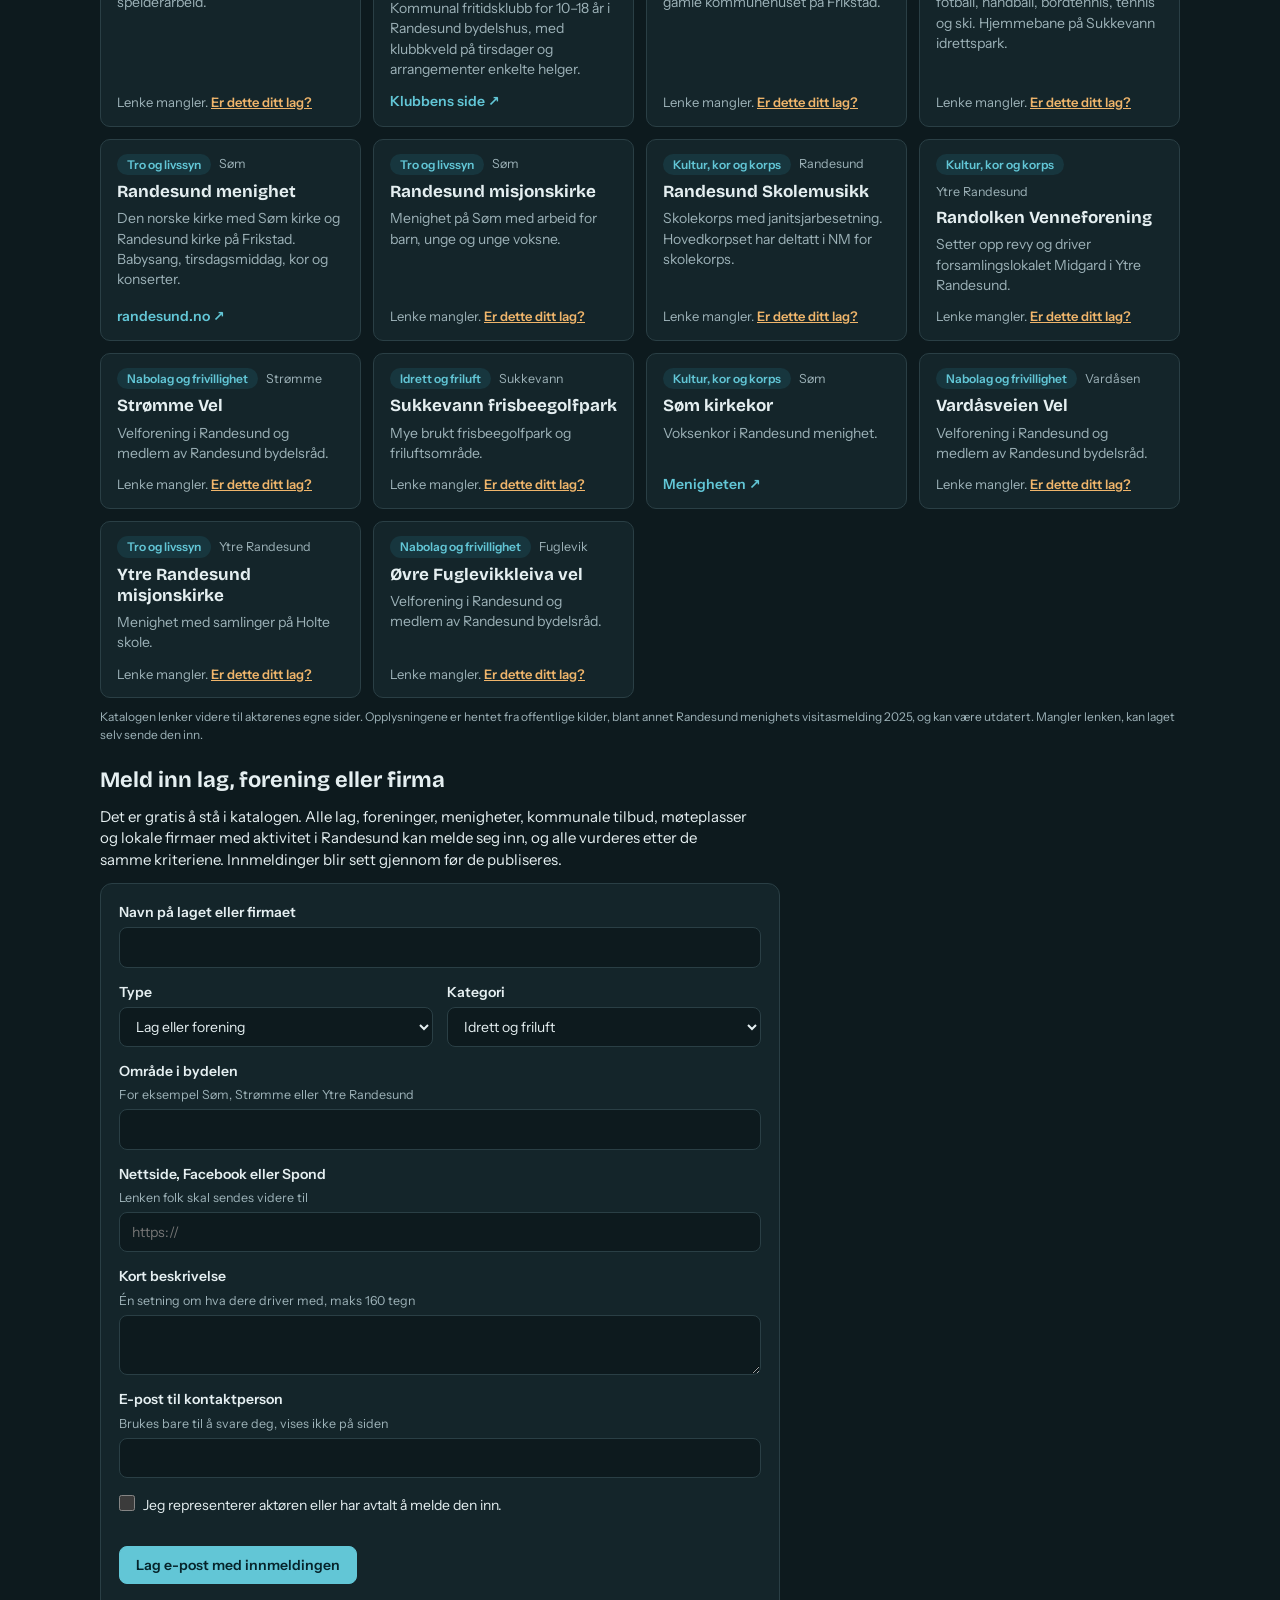
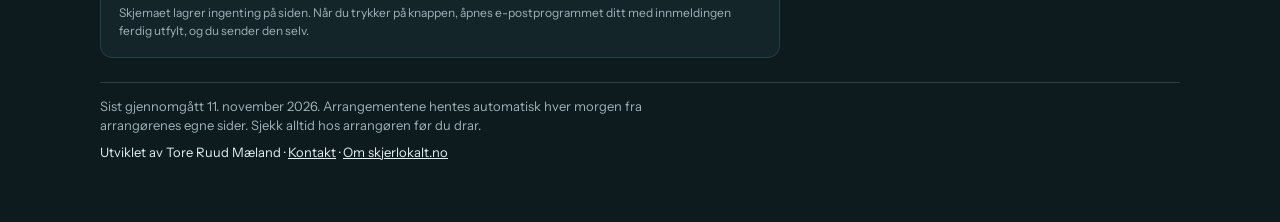
<file: kristiansand/randesund/index.html>
<!doctype html>
<html lang="nb">
<head>
<meta charset="utf-8">
<meta name="theme-color" content="#0d1a1e">
<meta name="viewport" content="width=device-width,initial-scale=1,viewport-fit=cover">
<meta name="robots" content="noindex,nofollow">
<title>Randesund – lag, foreninger og møteplasser – skjerlokalt.no</title>
<meta name="description" content="Lag, foreninger, menigheter og møteplasser i Randesund, og hva som skjer i bydelen de neste 30 dagene.">
<link rel="preload" href="../../assets/fonts/bricolage-grotesque.woff2" as="font" type="font/woff2" crossorigin>
<link rel="stylesheet" href="../../assets/style.css">
<link rel="icon" href="../../assets/favicon.svg" type="image/svg+xml">
</head>
<body data-bydel="randesund">
<div class="wrap">
  <header>
    <nav class="topnav"><a class="brand" href="../../" aria-label="skjerlokalt.no – til forsiden">skjer<b>lokalt</b>.no</a><span class="links"><a class="about" href="../">Skjer i Kristiansand</a><a class="about" href="../../om/">Om oss</a></span></nav>
    <p class="crumb"><a href="../">Kristiansand</a> / Randesund</p>
    <h1>Randesund</h1>
    <p class="lede">Lag, foreninger, menigheter og møteplasser i Søm, Strømme, Korsvik, Dvergsnes og Ytre Randesund, og hva som skjer i bydelen den neste måneden.</p>
    <p><a class="btn" href="#meld-inn">Meld inn lag eller firma</a></p>
  </header>

  <section aria-labelledby="h-skjer">
    <h2 id="h-skjer" class="sect">Skjer i Randesund</h2>
    <div id="events" class="bevents"><p class="calnote">Henter arrangementer …</p></div>
  </section>

  <section aria-labelledby="h-kat">
    <h2 id="h-kat" class="sect">Hvem finnes i bydelen</h2>
    <div class="kfilters">
      <input id="kq" type="search" placeholder="Søk etter idrett, kor, menighet …" aria-label="Søk i katalogen" autocomplete="off">
      <div class="chips" id="kchips" role="group" aria-label="Kategorier"></div>
      <p class="count" id="kcount" aria-live="polite"></p>
    </div>
    <div class="kgrid" id="kgrid"></div>
    <p class="calnote">Katalogen lenker videre til aktørenes egne sider. Opplysningene er hentet fra offentlige kilder, blant annet Randesund menighets visitasmelding 2025, og kan være utdatert. Mangler lenken, kan laget selv sende den inn.</p>
  </section>

  <section id="meld-inn" aria-labelledby="h-meld" class="meld">
    <h2 id="h-meld" class="sect">Meld inn lag, forening eller firma</h2>
    <p>Det er gratis å stå i katalogen. Alle lag, foreninger, menigheter, kommunale tilbud, møteplasser og lokale firmaer med aktivitet i Randesund kan melde seg inn, og alle vurderes etter de samme kriteriene. Innmeldinger blir sett gjennom før de publiseres.</p>
    <form id="kf" novalidate>
      <label>Navn på laget eller firmaet<input type="text" name="navn" required></label>
      <div class="two">
        <label>Type<select name="type"><option>Lag eller forening</option><option>Menighet eller livssyn</option><option>Kommunalt tilbud</option><option>Møteplass</option><option>Firma</option><option>Annet</option></select></label>
        <label>Kategori<select name="kategori" id="kf-kat"></select></label>
      </div>
      <label>Område i bydelen<span class="hint">For eksempel Søm, Strømme eller Ytre Randesund</span><input type="text" name="omrade"></label>
      <label>Nettside, Facebook eller Spond<span class="hint">Lenken folk skal sendes videre til</span><input type="url" name="lenke" placeholder="https://"></label>
      <label>Kort beskrivelse<span class="hint">Én setning om hva dere driver med, maks 160 tegn</span><textarea name="beskrivelse" rows="2" maxlength="160"></textarea></label>
      <label>E-post til kontaktperson<span class="hint">Brukes bare til å svare deg, vises ikke på siden</span><input type="email" name="epost" required></label>
      <label class="check"><input type="checkbox" name="ok"> Jeg representerer aktøren eller har avtalt å melde den inn.</label>
      <p class="err" id="kf-err" aria-live="polite"></p>
      <div><button class="btn" type="submit">Lag e-post med innmeldingen</button></div>
      <p class="calnote">Skjemaet lagrer ingenting på siden. Når du trykker på knappen, åpnes e-postprogrammet ditt med innmeldingen ferdig utfylt, og du sender den selv.</p>
    </form>
    <div id="kf-ok" class="okbox" hidden role="status"></div>
  </section>

  <footer>
    <p>Sist gjennomgått 11. november 2026. Arrangementene hentes automatisk hver morgen fra arrangørenes egne sider. Sjekk alltid hos arrangøren før du drar.</p>
    <p class="credit">Utviklet av Tore Ruud Mæland · <a href="mailto:skjerlokalt@gmail.com?subject=skjerlokalt.no">Kontakt</a> · <a href="../../om/">Om skjerlokalt.no</a></p>
  </footer>
</div>
<script src="../../assets/katalog.js"></script>
</body>
</html>
</file>
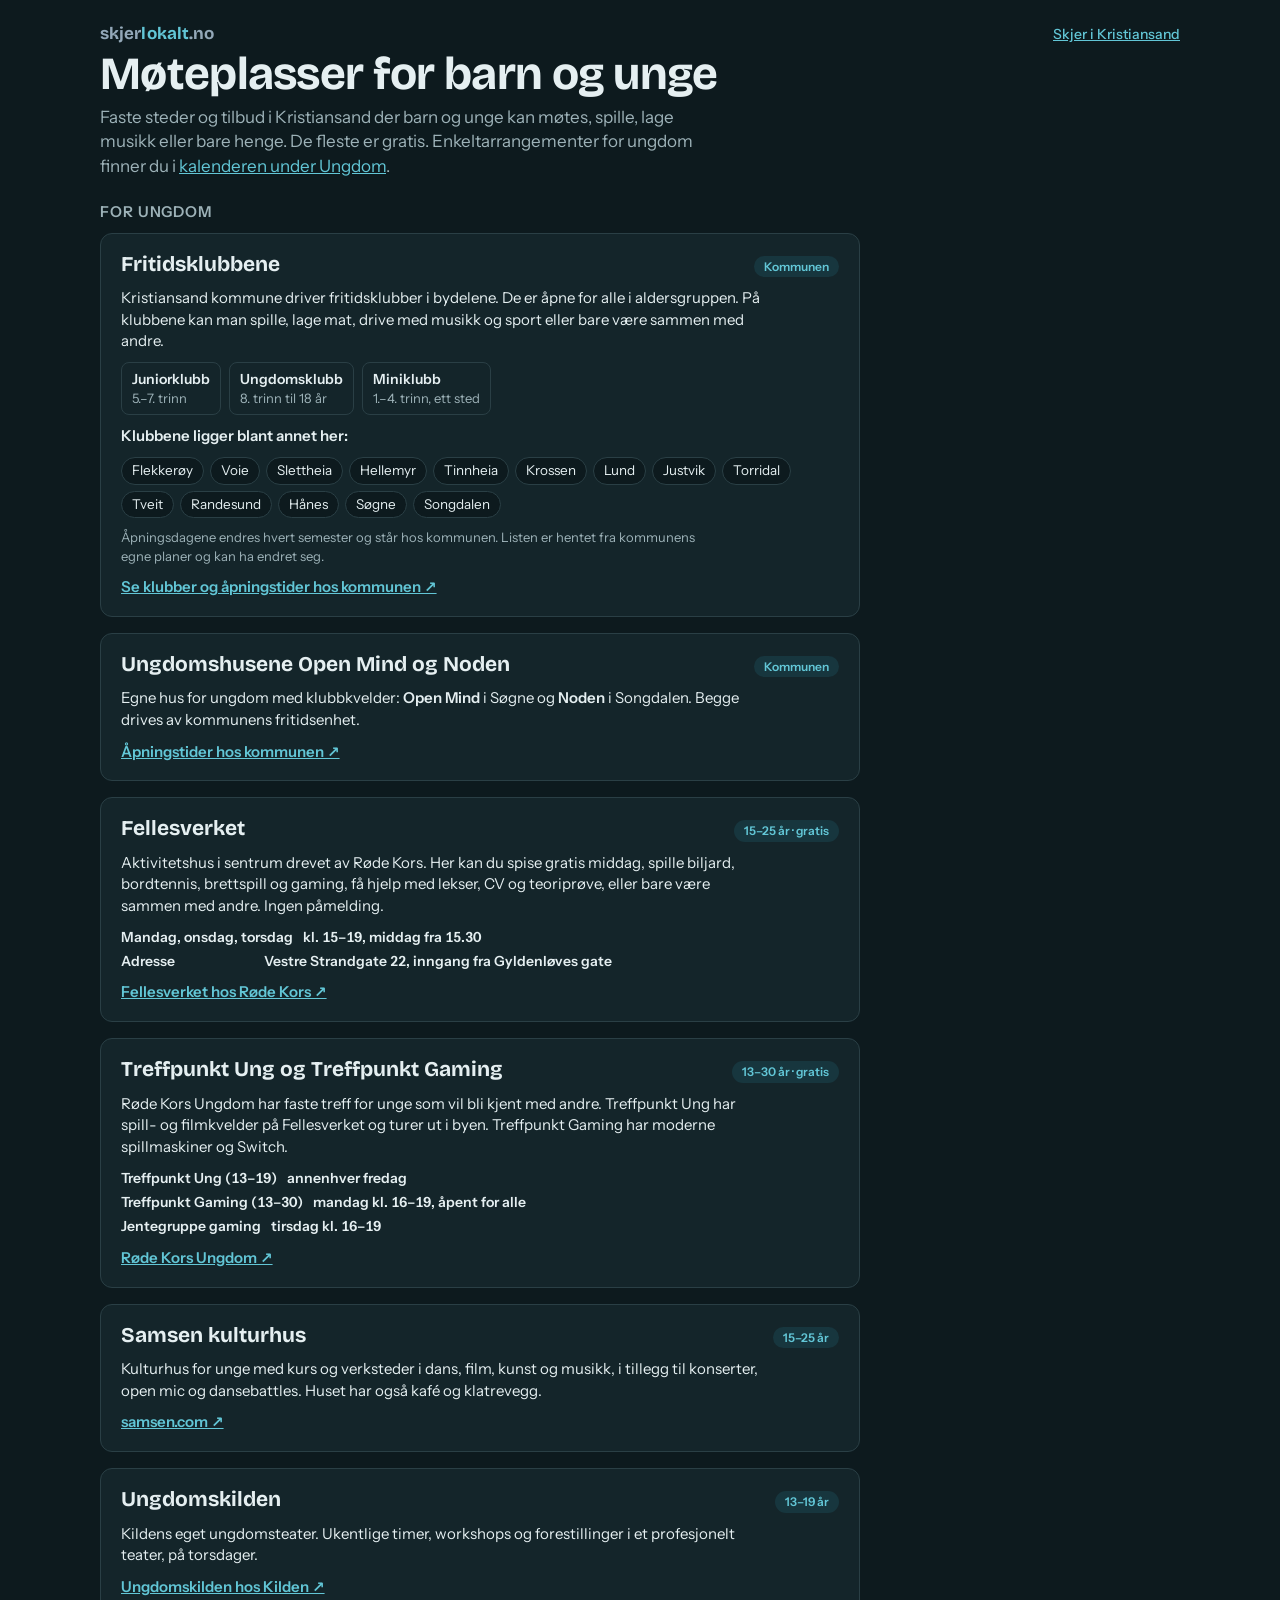
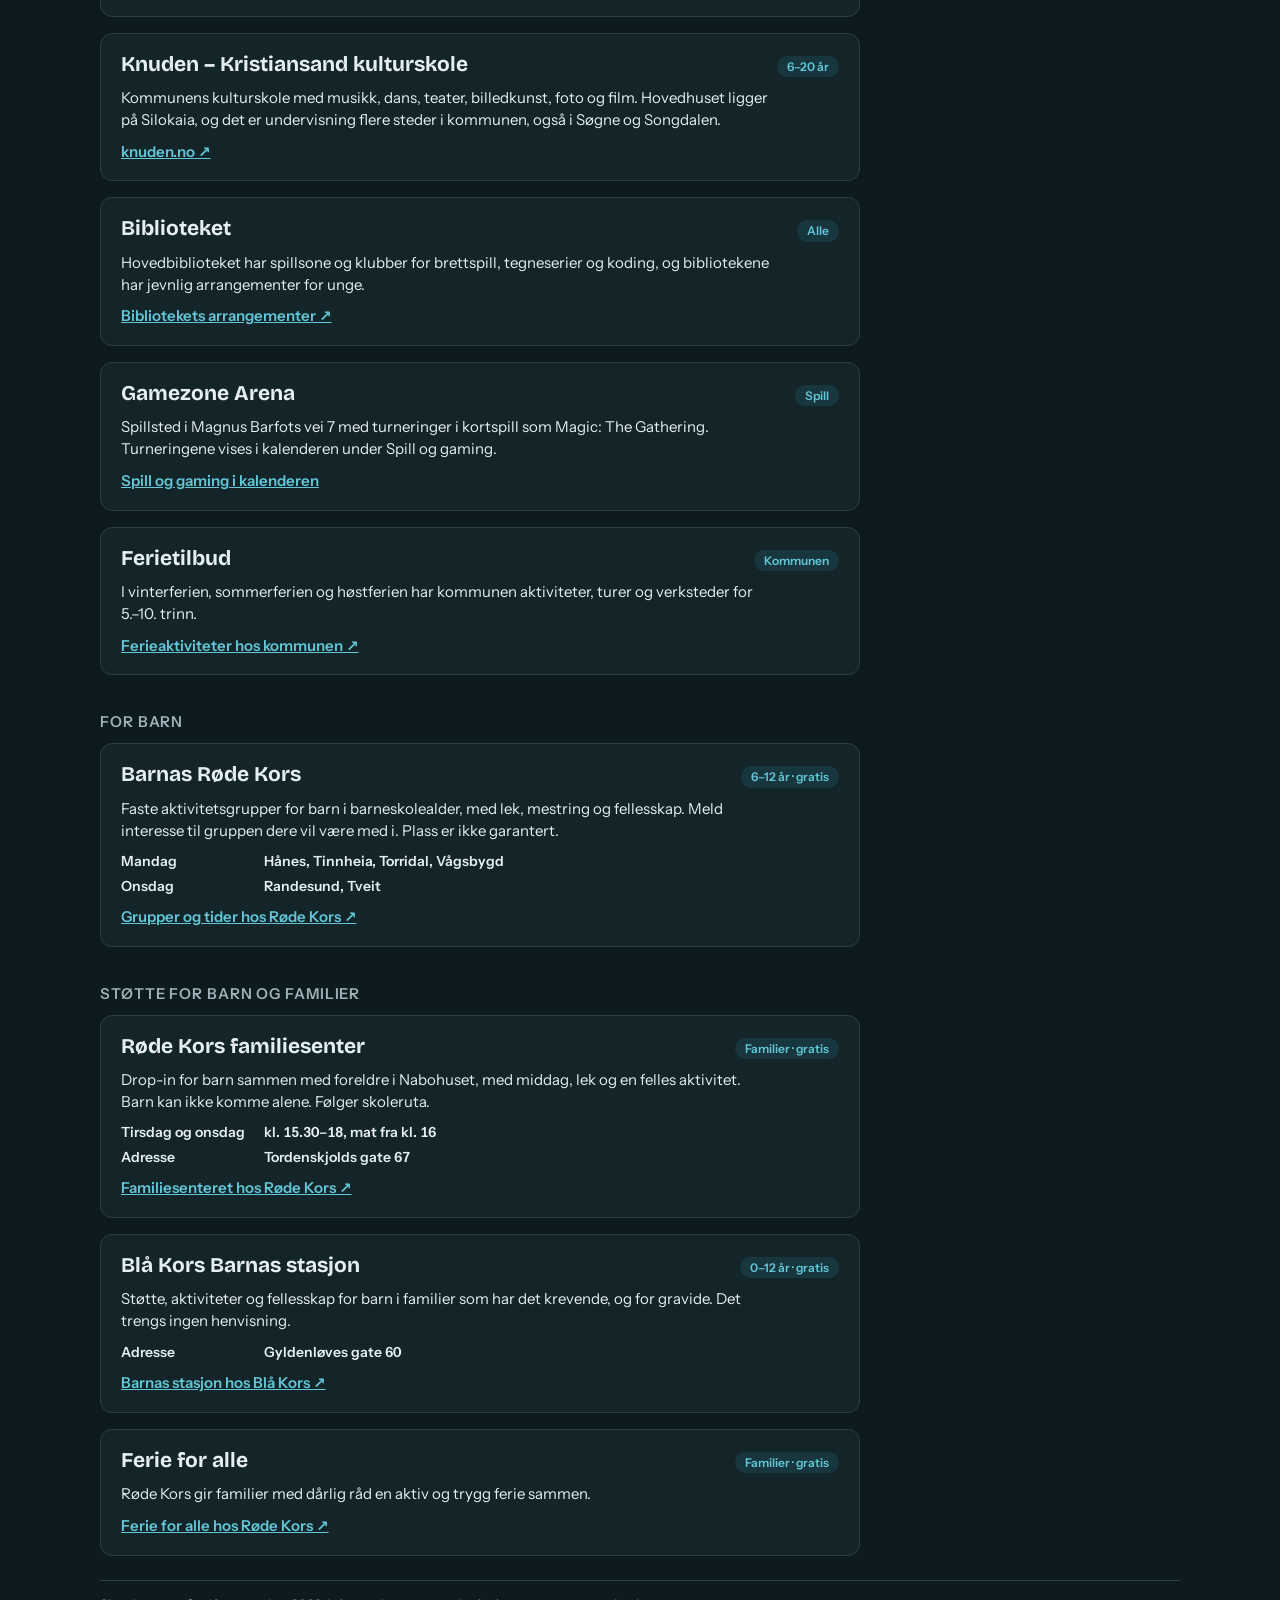
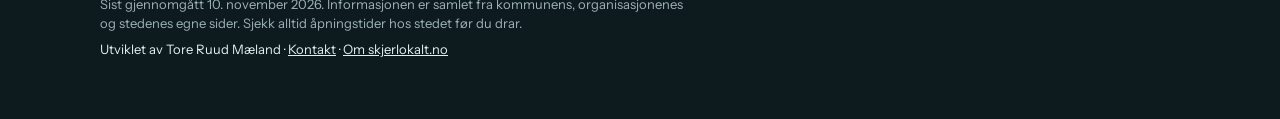
<file: kristiansand/ungdom/index.html>
<!doctype html>
<html lang="nb">
<head>
<meta charset="utf-8">
<meta name="theme-color" content="#0d1a1e">
<meta name="viewport" content="width=device-width,initial-scale=1,viewport-fit=cover">
<meta name="robots" content="noindex,nofollow">
<title>Møteplasser for barn og unge i Kristiansand – skjerlokalt.no</title>
<meta name="description" content="Fritidsklubber, aktivitetshus, kulturtilbud, spillsteder og gratis møteplasser for barn og unge i Kristiansand.">
<link rel="stylesheet" href="../../assets/style.css">
<link rel="icon" href="../../assets/favicon.svg" type="image/svg+xml">
</head>
<body>
<div class="wrap">
  <header>
    <nav class="topnav"><a class="brand" href="../../" aria-label="skjerlokalt.no – til forsiden">skjer<b>lokalt</b>.no</a><a class="about" href="../">Skjer i Kristiansand</a></nav>
    <h1>Møteplasser for barn og unge</h1>
    <p class="lede">Faste steder og tilbud i Kristiansand der barn og unge kan møtes, spille, lage musikk eller bare henge. De fleste er gratis. Enkeltarrangementer for ungdom finner du i <a href="../?kat=ungdom">kalenderen under Ungdom</a>.</p>
  </header>

  <main class="places">
    <h2 class="group">For ungdom</h2>

    <section class="place">
      <div class="place-head"><h2>Fritidsklubbene</h2><span class="tag">Kommunen</span></div>
      <p>Kristiansand kommune driver fritidsklubber i bydelene. De er åpne for alle i aldersgruppen. På klubbene kan man spille, lage mat, drive med musikk og sport eller bare være sammen med andre.</p>
      <dl class="ages">
        <div><dt>Juniorklubb</dt><dd>5.–7. trinn</dd></div>
        <div><dt>Ungdomsklubb</dt><dd>8. trinn til 18 år</dd></div>
        <div><dt>Miniklubb</dt><dd>1.–4. trinn, ett sted</dd></div>
      </dl>
      <p class="sub">Klubbene ligger blant annet her:</p>
      <ul class="areas">
        <li>Flekkerøy</li><li>Voie</li><li>Slettheia</li><li>Hellemyr</li><li>Tinnheia</li><li>Krossen</li><li>Lund</li>
        <li>Justvik</li><li>Torridal</li><li>Tveit</li><li>Randesund</li><li>Hånes</li><li>Søgne</li><li>Songdalen</li>
      </ul>
      <p class="note">Åpningsdagene endres hvert semester og står hos kommunen. Listen er hentet fra kommunens egne planer og kan ha endret seg.</p>
      <p><a class="go" href="https://www.kristiansand.kommune.no/fritidsenheten" target="_blank" rel="noopener">Se klubber og åpningstider hos kommunen ↗</a></p>
    </section>

    <section class="place">
      <div class="place-head"><h2>Ungdomshusene Open Mind og Noden</h2><span class="tag">Kommunen</span></div>
      <p>Egne hus for ungdom med klubbkvelder: <strong>Open Mind</strong> i Søgne og <strong>Noden</strong> i Songdalen. Begge drives av kommunens fritidsenhet.</p>
      <p><a class="go" href="https://www.kristiansand.kommune.no/fritidsenheten" target="_blank" rel="noopener">Åpningstider hos kommunen ↗</a></p>
    </section>

    <section class="place">
      <div class="place-head"><h2>Fellesverket</h2><span class="tag">15–25 år · gratis</span></div>
      <p>Aktivitetshus i sentrum drevet av Røde Kors. Her kan du spise gratis middag, spille biljard, bordtennis, brettspill og gaming, få hjelp med lekser, CV og teoriprøve, eller bare være sammen med andre. Ingen påmelding.</p>
      <ul class="times"><li><b>Mandag, onsdag, torsdag</b>kl. 15–19, middag fra 15.30</li><li><b>Adresse</b>Vestre Strandgate 22, inngang fra Gyldenløves gate</li></ul>
      <p><a class="go" href="https://www.rodekors.no/lokalforeninger/agder/kristiansand/aktiviteter/barn-og-unge/fellesverket/" target="_blank" rel="noopener">Fellesverket hos Røde Kors ↗</a></p>
    </section>

    <section class="place">
      <div class="place-head"><h2>Treffpunkt Ung og Treffpunkt Gaming</h2><span class="tag">13–30 år · gratis</span></div>
      <p>Røde Kors Ungdom har faste treff for unge som vil bli kjent med andre. Treffpunkt Ung har spill- og filmkvelder på Fellesverket og turer ut i byen. Treffpunkt Gaming har moderne spillmaskiner og Switch.</p>
      <ul class="times"><li><b>Treffpunkt Ung (13–19)</b>annenhver fredag</li><li><b>Treffpunkt Gaming (13–30)</b>mandag kl. 16–19, åpent for alle</li><li><b>Jentegruppe gaming</b>tirsdag kl. 16–19</li></ul>
      <p><a class="go" href="https://www.rodekors.no/lokalforeninger/agder/kristiansand/aktiviteter/barn-og-unge/rode-kors-ungdom/" target="_blank" rel="noopener">Røde Kors Ungdom ↗</a></p>
    </section>

    <section class="place">
      <div class="place-head"><h2>Samsen kulturhus</h2><span class="tag">15–25 år</span></div>
      <p>Kulturhus for unge med kurs og verksteder i dans, film, kunst og musikk, i tillegg til konserter, open mic og dansebattles. Huset har også kafé og klatrevegg.</p>
      <p><a class="go" href="https://www.samsen.com/" target="_blank" rel="noopener">samsen.com ↗</a></p>
    </section>

    <section class="place">
      <div class="place-head"><h2>Ungdomskilden</h2><span class="tag">13–19 år</span></div>
      <p>Kildens eget ungdomsteater. Ukentlige timer, workshops og forestillinger i et profesjonelt teater, på torsdager.</p>
      <p><a class="go" href="https://kilden.com/en/kilden-teater/ungdomskilden/" target="_blank" rel="noopener">Ungdomskilden hos Kilden ↗</a></p>
    </section>

    <section class="place">
      <div class="place-head"><h2>Knuden – Kristiansand kulturskole</h2><span class="tag">6–20 år</span></div>
      <p>Kommunens kulturskole med musikk, dans, teater, billedkunst, foto og film. Hovedhuset ligger på Silokaia, og det er undervisning flere steder i kommunen, også i Søgne og Songdalen.</p>
      <p><a class="go" href="https://knuden.no" target="_blank" rel="noopener">knuden.no ↗</a></p>
    </section>

    <section class="place">
      <div class="place-head"><h2>Biblioteket</h2><span class="tag">Alle</span></div>
      <p>Hovedbiblioteket har spillsone og klubber for brettspill, tegneserier og koding, og bibliotekene har jevnlig arrangementer for unge.</p>
      <p><a class="go" href="https://krsbib.no/arrangementer" target="_blank" rel="noopener">Bibliotekets arrangementer ↗</a></p>
    </section>

    <section class="place">
      <div class="place-head"><h2>Gamezone Arena</h2><span class="tag">Spill</span></div>
      <p>Spillsted i Magnus Barfots vei 7 med turneringer i kortspill som Magic: The Gathering. Turneringene vises i kalenderen under Spill og gaming.</p>
      <p><a class="go" href="../?kat=spill">Spill og gaming i kalenderen</a></p>
    </section>

    <section class="place">
      <div class="place-head"><h2>Ferietilbud</h2><span class="tag">Kommunen</span></div>
      <p>I vinterferien, sommerferien og høstferien har kommunen aktiviteter, turer og verksteder for 5.–10. trinn.</p>
      <p><a class="go" href="https://www.kristiansand.kommune.no/fritidsenheten" target="_blank" rel="noopener">Ferieaktiviteter hos kommunen ↗</a></p>
    </section>
    <h2 class="group">For barn</h2>

    <section class="place">
      <div class="place-head"><h2>Barnas Røde Kors</h2><span class="tag">6–12 år · gratis</span></div>
      <p>Faste aktivitetsgrupper for barn i barneskolealder, med lek, mestring og fellesskap. Meld interesse til gruppen dere vil være med i. Plass er ikke garantert.</p>
      <ul class="times"><li><b>Mandag</b>Hånes, Tinnheia, Torridal, Vågsbygd</li><li><b>Onsdag</b>Randesund, Tveit</li></ul>
      <p><a class="go" href="https://www.rodekors.no/lokalforeninger/agder/kristiansand/aktiviteter/barn-og-unge/barnas-rode-kors/" target="_blank" rel="noopener">Grupper og tider hos Røde Kors ↗</a></p>
    </section>

    <h2 class="group">Støtte for barn og familier</h2>

    <section class="place">
      <div class="place-head"><h2>Røde Kors familiesenter</h2><span class="tag">Familier · gratis</span></div>
      <p>Drop-in for barn sammen med foreldre i Nabohuset, med middag, lek og en felles aktivitet. Barn kan ikke komme alene. Følger skoleruta.</p>
      <ul class="times"><li><b>Tirsdag og onsdag</b>kl. 15.30–18, mat fra kl. 16</li><li><b>Adresse</b>Tordenskjolds gate 67</li></ul>
      <p><a class="go" href="https://www.rodekors.no/lokalforeninger/agder/kristiansand/aktiviteter/barn-og-unge/rode-kors-familiesenter/" target="_blank" rel="noopener">Familiesenteret hos Røde Kors ↗</a></p>
    </section>

    <section class="place">
      <div class="place-head"><h2>Blå Kors Barnas stasjon</h2><span class="tag">0–12 år · gratis</span></div>
      <p>Støtte, aktiviteter og fellesskap for barn i familier som har det krevende, og for gravide. Det trengs ingen henvisning.</p>
      <ul class="times"><li><b>Adresse</b>Gyldenløves gate 60</li></ul>
      <p><a class="go" href="https://www.blakors.no/barnas-stasjon/kristiansand/" target="_blank" rel="noopener">Barnas stasjon hos Blå Kors ↗</a></p>
    </section>

    <section class="place">
      <div class="place-head"><h2>Ferie for alle</h2><span class="tag">Familier · gratis</span></div>
      <p>Røde Kors gir familier med dårlig råd en aktiv og trygg ferie sammen.</p>
      <p><a class="go" href="https://www.rodekors.no/lokalforeninger/agder/kristiansand/aktiviteter/barn-og-unge/ferie-for-alle/" target="_blank" rel="noopener">Ferie for alle hos Røde Kors ↗</a></p>
    </section>
  </main>

  <footer>
    <p>Sist gjennomgått 10. november 2026. Informasjonen er samlet fra kommunens, organisasjonenes og stedenes egne sider. Sjekk alltid åpningstider hos stedet før du drar.</p>
    <p class="credit">Utviklet av Tore Ruud Mæland · <a href="mailto:skjerlokalt@gmail.com?subject=skjerlokalt.no">Kontakt</a> · <a href="../../om/">Om skjerlokalt.no</a></p>
  </footer>
</div>
</body>
</html>
</file>
<file: assets/style.css>
/* skjerlokalt.no – felles stil for alle byer.
   Layout: en månedskalender med ukenummer står fast til venstre og styrer programlisten til høyre.
   Skrifter ligger på egen server (ingen kall til Google), lisens: SIL OFL 1.1, se fonts/. */
@font-face{font-family:"Bricolage Grotesque";font-style:normal;font-display:swap;font-weight:200 800;
  src:url(fonts/bricolage-grotesque.woff2) format("woff2-variations"),url(fonts/bricolage-grotesque.woff2) format("woff2")}
@font-face{font-family:"Instrument Sans";font-style:normal;font-display:swap;font-weight:400;src:url(fonts/instrument-sans-400.woff2) format("woff2")}
@font-face{font-family:"Instrument Sans";font-style:normal;font-display:swap;font-weight:500;src:url(fonts/instrument-sans-500.woff2) format("woff2")}
@font-face{font-family:"Instrument Sans";font-style:normal;font-display:swap;font-weight:600;src:url(fonts/instrument-sans-600.woff2) format("woff2")}

/* Siden er alltid mørk (valgt november 2026). */
:root{
  --bg:#0d1a1e;--panel:#14252a;--ink:#e5eff1;--muted:#9db2b8;--line:#2a3f45;
  --sea:#62c6d6;--sea-soft:#17363e;--on-sea:#06242b;--brand-grey:#93a8b8;
  --warn:#efb56b;--warn-soft:#3a2a14;--sold:#f0919e;color-scheme:dark;
  --display:"Bricolage Grotesque","Trebuchet MS",system-ui,sans-serif;
  --body:"Instrument Sans","Segoe UI",system-ui,sans-serif;
}
*{box-sizing:border-box}
[hidden]{display:none!important}
img{max-width:100%}
body{margin:0;background:var(--bg);color:var(--ink);font:400 15px/1.45 var(--body);
  padding-left:max(16px,env(safe-area-inset-left,0px));padding-right:max(16px,env(safe-area-inset-right,0px));
  padding-block:calc(24px + env(safe-area-inset-top,0px)) calc(56px + env(safe-area-inset-bottom,0px))}
a{color:var(--sea)}
.wrap{max-width:1080px;margin-inline:auto;display:grid;gap:24px}
.brand{font:700 17px/1 var(--display);letter-spacing:.005em;color:var(--brand-grey);text-decoration:none;justify-self:start}
.brand b{color:var(--sea);font-weight:inherit}
header{display:grid;gap:6px}
h1{font:700 clamp(30px,5vw,46px)/1.05 var(--display);margin:0;letter-spacing:-.015em;text-wrap:balance}
.stamp{color:var(--muted);margin:0}
.stale{color:var(--warn);font-weight:600}
.cols{display:grid;grid-template-columns:292px minmax(0,1fr);gap:32px;align-items:start}
aside{display:grid;gap:20px;position:sticky;top:calc(env(safe-area-inset-top,0px) + 12px);max-height:calc(100vh - 24px);overflow:auto}
.lbl{display:block;font:600 12px/1.2 var(--body);letter-spacing:.07em;text-transform:uppercase;color:var(--muted);margin:0 0 8px}
.chips{display:flex;flex-wrap:wrap;gap:6px}
button{font:inherit;color:inherit;cursor:pointer}
.chip{background:var(--panel);border:1px solid var(--line);border-radius:999px;padding:5px 12px;font-weight:500;font-size:14px}
.chip[aria-pressed="true"]{background:var(--sea);border-color:var(--sea);color:var(--on-sea)}
:focus-visible{outline:2px solid var(--sea);outline-offset:2px}
#q{width:100%;font:inherit;color:inherit;background:var(--panel);border:1px solid var(--line);border-radius:8px;padding:8px 12px}
#extra{display:grid;gap:20px}
#more{display:none;margin-top:6px;background:none;border-color:var(--sea);color:var(--sea)}
.check{display:flex;gap:8px;align-items:center;padding-block:3px}
.check input{accent-color:var(--sea);width:16px;height:16px;margin:0}
/* Kalender */
.cal{display:grid;grid-template-columns:30px repeat(7,minmax(0,1fr));gap:2px;font-variant-numeric:tabular-nums}
.cal .hd{font-size:11px;color:var(--muted);text-align:center;font-weight:600;padding-bottom:2px}
.cal .wk{font-size:11px;color:var(--muted);align-self:center}
.day{position:relative;aspect-ratio:1;max-width:100%;border:0;border-radius:6px;background:transparent;padding:0;font-size:13px;display:grid;place-items:center}
.day[data-n="0"]{color:var(--muted)}
.day:disabled{cursor:default;opacity:.45}
.day:not(:disabled):hover{background:var(--sea-soft)}
.day .bar{position:absolute;left:18%;right:18%;bottom:3px;height:3px;border-radius:2px;background:var(--line);overflow:hidden}
.day .bar i{display:block;height:100%;background:var(--sea)}
.day.today{box-shadow:inset 0 0 0 1.5px var(--sea);font-weight:700}
.day[aria-pressed="true"]{background:var(--sea);color:var(--on-sea)}
.day[aria-pressed="true"] .bar{background:transparent}
.day[aria-pressed="true"] .bar i{background:var(--on-sea)}
.calnote{font-size:12px;color:var(--muted);margin:6px 0 0}
/* Program */
main{min-width:0;display:grid;gap:24px}
.summary{display:flex;flex-wrap:wrap;gap:8px 16px;justify-content:space-between;align-items:baseline;margin:0}
.summary strong{font:700 20px/1.2 var(--display)}
#reset{background:none;border:0;padding:0;color:var(--sea);font-weight:600;text-decoration:underline}
.dayhead{display:flex;gap:10px;align-items:baseline;border-bottom:2px solid var(--ink);padding-bottom:4px;margin:0 0 2px;font:700 19px/1.2 var(--display)}
.dayhead small{font:500 13px var(--body);color:var(--muted)}
.row{display:grid;grid-template-columns:96px minmax(0,1fr);gap:4px 14px;padding-block:12px;border-bottom:1px solid var(--line)}
.times{display:flex;flex-direction:column;align-items:flex-start;gap:2px;font-variant-numeric:tabular-nums;font-weight:600}
.times .na{font-weight:400;color:var(--muted);font-size:13px}
.t.utsolgt b{text-decoration:line-through;color:var(--muted);font-weight:500}
.t small{display:block;font-size:11px;font-weight:500;line-height:1.2}
.t.utsolgt small{color:var(--sold)} .t.få small{color:var(--warn)} .t.ved_døra small,.t.gratis small{color:var(--muted)}
.info{min-width:0;display:grid;gap:2px}
.info h3{margin:0;font:600 16.5px/1.3 var(--body)}
.info h3 a{color:inherit;text-decoration:none}
.info h3 a:hover{text-decoration:underline;color:var(--sea)}
.meta{color:var(--muted);font-size:14px;margin:0}
.tags{display:flex;flex-wrap:wrap;gap:4px 8px;font-size:12px;color:var(--muted);align-items:center;margin-top:2px}
.pill{font-weight:600;padding:1px 7px;border-radius:4px}
.pill.check-it{background:var(--warn-soft);color:var(--warn)}
.pill.free{background:var(--sea-soft);color:var(--sea)}
.pill.off{background:var(--sold);color:var(--bg)}
.srclink{color:var(--warn);font-weight:600;text-decoration:underline;text-underline-offset:2px}
.notice{background:var(--panel);border:1px solid var(--line);border-radius:10px;padding:20px;margin:0}
details{border-top:1px solid var(--line);padding-top:14px}
summary{cursor:pointer;font-weight:600}
.src{overflow-x:auto;margin-top:12px}
table{border-collapse:collapse;width:100%;font-size:14px;min-width:520px}
th,td{text-align:left;padding:7px 10px 7px 0;border-bottom:1px solid var(--line);vertical-align:top}
th{font-size:12px;color:var(--muted);font-weight:600}
td.n{font-variant-numeric:tabular-nums}
.st-ok{color:var(--sea);font-weight:600}.st-delvis{color:var(--warn);font-weight:600}.st-feilet{color:var(--sold);font-weight:600}
footer{color:var(--muted);font-size:13px;border-top:1px solid var(--line);padding-top:14px}
footer p{margin:0 0 4px;max-width:65ch}
footer .credit{margin-top:8px;color:var(--ink,inherit)}
footer .credit a{color:inherit}
/* Liste / Kart */
.viewbar{display:flex;flex-wrap:wrap;gap:10px 16px;justify-content:space-between;align-items:center}
.viewbar .summary{flex:1 1 auto}
.tabs{display:inline-flex;background:var(--panel);border:1px solid var(--line);border-radius:999px;padding:3px}
.tabs button{border:0;background:none;padding:5px 16px;border-radius:999px;font-weight:600;font-size:14px;color:var(--muted)}
.tabs button[aria-selected="true"]{background:var(--sea);color:var(--on-sea)}
#map{height:min(70vh,620px);min-height:360px;border-radius:10px;border:1px solid var(--line);background:var(--panel)}
#map .leaflet-tile-pane{filter:brightness(.72) contrast(1.05) saturate(.85)}
.pin{display:grid;place-items:center}
.mapbtn{background:var(--panel);color:var(--ink);border:1px solid var(--line);border-radius:6px;padding:6px 10px;font-weight:600;font-size:13px;box-shadow:0 1px 4px rgba(0,0,0,.2)}
.pin span{display:grid;place-items:center;width:28px;height:28px;border-radius:50%;background:var(--sea);color:var(--on-sea);
  font:700 13px/1 var(--body);border:2px solid var(--panel);box-shadow:0 1px 4px rgba(0,0,0,.35)}
.leaflet-popup-content-wrapper,.leaflet-popup-tip{background:var(--panel);color:var(--ink)}
.leaflet-container{font:inherit}
.leaflet-container a{color:var(--sea)}
.pin.cluster span{width:38px;height:38px;font-size:14px;background:var(--ink);color:var(--bg);box-shadow:0 0 0 5px color-mix(in srgb,var(--sea) 35%,transparent),0 1px 4px rgba(0,0,0,.35)}
.leaflet-popup-content{margin:14px 16px}
.pop{display:grid;gap:8px}
.pop .pname{font:700 17px/1.2 var(--display)}
.pop p{margin:0}
.pcount{font-size:12px;color:var(--muted)}
.pnext{background:var(--sea-soft);border-radius:8px;padding:8px 10px;font-size:13.5px;font-weight:600}
.pnext a{color:var(--ink)}
.plbl{display:block;font-size:11px;font-weight:600;letter-spacing:.06em;text-transform:uppercase;color:var(--sea)}
.pop ul{list-style:none;margin:0;padding:0;display:grid;gap:6px;font-size:13px}
.pop .pd{display:block;color:var(--muted);font-size:12px;font-weight:500;font-variant-numeric:tabular-nums}
.pmore{font-size:12px;color:var(--muted)}
.pbtns{display:flex;gap:8px;flex-wrap:wrap;margin-top:2px}
.pbtn{font:600 13px/1 var(--body);border-radius:999px;padding:8px 12px;border:1px solid var(--sea);background:var(--sea);color:var(--on-sea)!important;text-decoration:none;cursor:pointer}
.pbtn.ghost{background:none;color:var(--sea)!important}
.placechip{background:var(--sea-soft);border-color:var(--sea);color:var(--sea);font-weight:600}
/* Møteplasser for ungdom */
.places{display:grid;gap:16px;max-width:760px}
.place{background:var(--panel);border:1px solid var(--line);border-radius:12px;padding:18px 20px;display:grid;gap:10px}
.place p{margin:0;max-width:65ch}
.place-head{display:flex;flex-wrap:wrap;gap:6px 12px;align-items:baseline;justify-content:space-between}
.place h2{font:700 21px/1.2 var(--display);margin:0}
.tag{font-size:12px;font-weight:600;color:var(--sea);background:var(--sea-soft);border-radius:999px;padding:2px 10px;white-space:nowrap}
.ages{display:flex;flex-wrap:wrap;gap:8px;margin:0}
.ages div{border:1px solid var(--line);border-radius:8px;padding:6px 10px}
.ages dt{font-weight:600;font-size:14px}.ages dd{margin:0;color:var(--muted);font-size:13px}
.sub{font-weight:600}
.areas{list-style:none;margin:0;padding:0;display:flex;flex-wrap:wrap;gap:6px}
.areas li{font-size:13.5px;border-radius:999px;background:var(--bg);border:1px solid var(--line);padding:3px 10px}
.place .note{font-size:13px;color:var(--muted)}
.go{font-weight:600}
.group{font:700 15px/1.2 var(--body,inherit);text-transform:uppercase;letter-spacing:.06em;color:var(--muted);margin:22px 0 -4px}
.group:first-child{margin-top:0}
.times{margin:0;padding:0;list-style:none;display:grid;gap:4px;font-size:14px}
.times li{display:flex;gap:10px}.times b{min-width:9.5em;font-weight:600}
.topnav .links{display:flex;gap:14px;flex-wrap:wrap}
/* Om-siden */
.prose{display:grid;gap:28px;max-width:65ch}
.prose h2{font:700 22px/1.2 var(--display);margin:0 0 8px}
.prose p{margin:0 0 10px}
.prose ul{margin:0 0 10px;padding-left:20px;display:grid;gap:8px}
.topnav{display:flex;justify-content:space-between;align-items:baseline;gap:12px;flex-wrap:wrap}
.topnav a.about{font-size:14px;font-weight:500}
/* Forside */
.cities{display:grid;grid-template-columns:repeat(auto-fill,minmax(220px,1fr));gap:12px}
.city{display:grid;gap:4px;background:var(--panel);border:1px solid var(--line);border-radius:10px;padding:16px 18px;text-decoration:none;color:inherit}
.city:hover{border-color:var(--sea)}
.city strong{font:700 22px/1.15 var(--display)}
.city span{color:var(--muted);font-size:14px}
.city.soon{opacity:.6;pointer-events:none}
.lede{font-size:17px;max-width:55ch;margin:0;color:var(--muted)}
@media (max-width:800px){
  .cols{grid-template-columns:minmax(0,1fr);gap:20px}
  aside{position:static;max-height:none;overflow:visible}
  .cal{max-width:340px}
  #more{display:inline-block}
  #extra{display:none}
  #extra.open{display:grid}
  .row{grid-template-columns:76px minmax(0,1fr)}
}
/* Legg i kalender */
.addcal{position:relative;display:inline-block}
.addcal summary{list-style:none;cursor:pointer;color:var(--sea);font-weight:600;text-decoration:underline;text-underline-offset:2px}
.addcal summary::-webkit-details-marker{display:none}
.addcal summary::before{content:"+ "}
.calmenu{position:absolute;z-index:20;left:0;top:calc(100% + 6px);min-width:230px;display:grid;gap:2px;padding:6px;background:var(--panel);border:1px solid var(--line);border-radius:10px;box-shadow:0 6px 22px rgba(0,0,0,.16)}
.calmenu a,.calmenu button{display:block;text-align:left;font:500 14px/1.3 var(--body);color:var(--ink);text-decoration:none;background:none;border:0;border-radius:6px;padding:9px 10px;cursor:pointer}
.calmenu a:hover,.calmenu button:hover{background:var(--sea-soft)}
.calmenu small{padding:4px 10px 2px;color:var(--muted);font-size:12px}
/* Bydelsside: katalog, arrangementer i bydelen og innmelding */
.crumb{margin:0;font-size:13px;color:var(--muted)}.crumb a{color:var(--muted)}
.btn{display:inline-block;font:600 14px/1 var(--body);border-radius:8px;padding:11px 16px;border:1px solid var(--sea);background:var(--sea);color:var(--on-sea);text-decoration:none;cursor:pointer}
.sect{font:700 22px/1.2 var(--display);margin:0 0 12px}
.evlist{list-style:none;margin:0 0 8px;padding:0;display:grid;gap:0;max-width:760px}
.evlist li{display:grid;grid-template-columns:150px minmax(0,1fr);gap:2px 14px;padding:10px 0;border-bottom:1px solid var(--line)}
.evday{font-weight:600;font-variant-numeric:tabular-nums;grid-row:span 2}
.evname a{color:inherit;font-weight:600;text-decoration:none}.evname a:hover{color:var(--sea);text-decoration:underline}
.evplace{color:var(--muted);font-size:13.5px}
@media (max-width:560px){.evlist li{grid-template-columns:1fr}.evday{grid-row:auto;font-size:13px;color:var(--sea)}}
.kfilters{display:grid;gap:10px;margin-bottom:14px}
#kq{width:100%;max-width:480px;font:inherit;color:inherit;background:var(--panel);border:1px solid var(--line);border-radius:8px;padding:9px 12px}
.chip .n{color:var(--muted);font-size:12px;margin-left:2px}.chip[aria-pressed="true"] .n{color:inherit;opacity:.8}
.count{margin:0;font-size:13px;color:var(--muted)}
.kgrid{display:grid;grid-template-columns:repeat(auto-fill,minmax(250px,1fr));gap:12px;margin-bottom:10px}
.kcard{background:var(--panel);border:1px solid var(--line);border-radius:10px;padding:14px 16px;display:flex;flex-direction:column;gap:6px;min-width:0}
.kcard h3{font:700 17px/1.25 var(--display);margin:0}
.kcard p{margin:0;color:var(--muted);font-size:14px}
.kmeta{display:flex;gap:8px;flex-wrap:wrap;align-items:center}
.karea{font-size:12.5px;color:var(--muted)}
.klinks{margin-top:auto;padding-top:6px;display:flex;gap:14px;flex-wrap:wrap;font-size:14px}
.klinks a{font-weight:600;text-decoration:none}.klinks a:hover{text-decoration:underline}
.missing{font-size:13px;color:var(--muted)}
.missing button{background:none;border:0;padding:0;color:var(--warn);font-weight:600;text-decoration:underline;font-size:13px}
.meld{max-width:680px}.meld>p{margin:0 0 12px;max-width:65ch}
#kf{background:var(--panel);border:1px solid var(--line);border-radius:12px;padding:18px;display:grid;gap:14px}
#kf label{display:grid;gap:5px;font-weight:600;font-size:14px}
#kf .hint{font-weight:400;color:var(--muted);font-size:12.5px}
#kf input[type=text],#kf input[type=url],#kf input[type=email],#kf select,#kf textarea{font:inherit;font-weight:400;color:inherit;background:var(--bg);border:1px solid var(--line);border-radius:8px;padding:9px 12px;width:100%}
#kf .check{display:flex;gap:8px;align-items:flex-start;font-weight:400}
#kf .two{display:grid;grid-template-columns:1fr 1fr;gap:14px}
@media (max-width:560px){#kf .two{grid-template-columns:1fr}}
.err{margin:0;color:var(--sold);font-weight:600;font-size:14px;min-height:0}
.okbox{background:var(--sea-soft);border-radius:10px;padding:14px 16px;margin-top:12px}
.okbox p{margin:0 0 8px}.okbox pre{white-space:pre-wrap;font-size:13px;background:var(--panel);border:1px solid var(--line);border-radius:8px;padding:10px;margin:0}
.bydeler{display:grid;grid-template-columns:repeat(auto-fill,minmax(220px,1fr));gap:12px}
/* Ny visning (test): kategorifarger, ikoner, datolapp og «Ikke gå glipp av» */
[data-cat]{--c:#6b7c82}
[data-cat=musikk]{--c:#6d4bc1}[data-cat=scene]{--c:#b13e62}[data-cat=humor]{--c:#c96d14}[data-cat=foredrag]{--c:#2d6db0}
[data-cat=kunst]{--c:#a03c98}[data-cat=film]{--c:#4f5b6e}[data-cat=familie]{--c:#b88400}[data-cat=ungdom]{--c:#d24a12}
[data-cat=moteplass]{--c:#0d8577}[data-cat=tur]{--c:#2e8540}[data-cat=jul]{--c:#bf3030}[data-cat=marked]{--c:#8a6a2c}
[data-cat=mat]{--c:#b4532a}[data-cat=sport]{--c:#1b7dbd}[data-cat=spill]{--c:#5a55d4}[data-cat=kirke]{--c:#6a5a90}
[data-cat]{--c2:color-mix(in srgb,var(--c) 62%,#fff)}
body[data-visning=ny] .row{position:relative;padding-left:14px}
body[data-visning=ny] .row::before{content:"";position:absolute;left:0;top:12px;bottom:12px;width:4px;border-radius:4px;background:var(--c2,var(--c))}
.cic{width:15px;height:15px;fill:none;stroke:currentColor;stroke-width:2;stroke-linecap:round;stroke-linejoin:round;flex:none}
.ctag{display:inline-flex;align-items:center;gap:5px;font-size:12px;font-weight:600;color:var(--c2,var(--c));letter-spacing:.01em}
.dayhead.tile{align-items:center;gap:12px;border-bottom:0;padding:14px 0 6px}
.dayhead.tile .dt{display:grid;place-items:center;width:52px;height:56px;border-radius:10px;background:var(--panel);border:1px solid var(--line);line-height:1;flex:none;box-shadow:0 1px 0 var(--line)}
.dayhead.tile .dt small{font:600 10.5px/1 var(--body);text-transform:uppercase;letter-spacing:.06em;color:var(--muted);margin:0}
.dayhead.tile .dt b{font:700 22px/1 var(--display);color:var(--ink)}
.dayhead.tile>span:last-child{display:flex;gap:10px;align-items:baseline;flex-wrap:wrap}
#picks{display:grid;gap:8px;min-width:0}
.picks{display:grid;grid-auto-flow:column;grid-auto-columns:minmax(210px,240px);gap:10px;overflow-x:auto;scroll-snap-type:x mandatory;padding-bottom:6px;scrollbar-width:thin}
.pick{scroll-snap-align:start;display:flex;flex-direction:column;gap:4px;background:var(--panel);border:1px solid var(--line);border-radius:12px;padding:0 14px 14px;text-decoration:none;color:inherit;overflow:hidden;min-height:150px}
.pick:hover{border-color:var(--c2,var(--c))}
.pband{display:flex;align-items:center;gap:6px;margin:0 -14px 6px;padding:8px 14px;background:color-mix(in srgb,var(--c) 14%,var(--panel));color:var(--c2,var(--c));font-size:12px;font-weight:600}
.pwhy{font-size:11.5px;font-weight:700;text-transform:uppercase;letter-spacing:.05em;color:var(--warn)}
.pick strong{font:700 16px/1.25 var(--display)}
.pmeta{font-size:13px;color:var(--muted)}
</file>
<file: assets/leaflet/leaflet.css>
/* required styles */

.leaflet-pane,
.leaflet-tile,
.leaflet-marker-icon,
.leaflet-marker-shadow,
.leaflet-tile-container,
.leaflet-pane > svg,
.leaflet-pane > canvas,
.leaflet-zoom-box,
.leaflet-image-layer,
.leaflet-layer {
	position: absolute;
	left: 0;
	top: 0;
	}
.leaflet-container {
	overflow: hidden;
	}
.leaflet-tile,
.leaflet-marker-icon,
.leaflet-marker-shadow {
	-webkit-user-select: none;
	   -moz-user-select: none;
	        user-select: none;
	  -webkit-user-drag: none;
	}
/* Prevents IE11 from highlighting tiles in blue */
.leaflet-tile::selection {
	background: transparent;
}
/* Safari renders non-retina tile on retina better with this, but Chrome is worse */
.leaflet-safari .leaflet-tile {
	image-rendering: -webkit-optimize-contrast;
	}
/* hack that prevents hw layers "stretching" when loading new tiles */
.leaflet-safari .leaflet-tile-container {
	width: 1600px;
	height: 1600px;
	-webkit-transform-origin: 0 0;
	}
.leaflet-marker-icon,
.leaflet-marker-shadow {
	display: block;
	}
/* .leaflet-container svg: reset svg max-width decleration shipped in Joomla! (joomla.org) 3.x */
/* .leaflet-container img: map is broken in FF if you have max-width: 100% on tiles */
.leaflet-container .leaflet-overlay-pane svg {
	max-width: none !important;
	max-height: none !important;
	}
.leaflet-container .leaflet-marker-pane img,
.leaflet-container .leaflet-shadow-pane img,
.leaflet-container .leaflet-tile-pane img,
.leaflet-container img.leaflet-image-layer,
.leaflet-container .leaflet-tile {
	max-width: none !important;
	max-height: none !important;
	width: auto;
	padding: 0;
	}

.leaflet-container img.leaflet-tile {
	/* See: https://bugs.chromium.org/p/chromium/issues/detail?id=600120 */
	mix-blend-mode: plus-lighter;
}

.leaflet-container.leaflet-touch-zoom {
	-ms-touch-action: pan-x pan-y;
	touch-action: pan-x pan-y;
	}
.leaflet-container.leaflet-touch-drag {
	-ms-touch-action: pinch-zoom;
	/* Fallback for FF which doesn't support pinch-zoom */
	touch-action: none;
	touch-action: pinch-zoom;
}
.leaflet-container.leaflet-touch-drag.leaflet-touch-zoom {
	-ms-touch-action: none;
	touch-action: none;
}
.leaflet-container {
	-webkit-tap-highlight-color: transparent;
}
.leaflet-container a {
	-webkit-tap-highlight-color: rgba(51, 181, 229, 0.4);
}
.leaflet-tile {
	filter: inherit;
	visibility: hidden;
	}
.leaflet-tile-loaded {
	visibility: inherit;
	}
.leaflet-zoom-box {
	width: 0;
	height: 0;
	-moz-box-sizing: border-box;
	     box-sizing: border-box;
	z-index: 800;
	}
/* workaround for https://bugzilla.mozilla.org/show_bug.cgi?id=888319 */
.leaflet-overlay-pane svg {
	-moz-user-select: none;
	}

.leaflet-pane         { z-index: 400; }

.leaflet-tile-pane    { z-index: 200; }
.leaflet-overlay-pane { z-index: 400; }
.leaflet-shadow-pane  { z-index: 500; }
.leaflet-marker-pane  { z-index: 600; }
.leaflet-tooltip-pane   { z-index: 650; }
.leaflet-popup-pane   { z-index: 700; }

.leaflet-map-pane canvas { z-index: 100; }
.leaflet-map-pane svg    { z-index: 200; }

.leaflet-vml-shape {
	width: 1px;
	height: 1px;
	}
.lvml {
	behavior: url(#default#VML);
	display: inline-block;
	position: absolute;
	}


/* control positioning */

.leaflet-control {
	position: relative;
	z-index: 800;
	pointer-events: visiblePainted; /* IE 9-10 doesn't have auto */
	pointer-events: auto;
	}
.leaflet-top,
.leaflet-bottom {
	position: absolute;
	z-index: 1000;
	pointer-events: none;
	}
.leaflet-top {
	top: 0;
	}
.leaflet-right {
	right: 0;
	}
.leaflet-bottom {
	bottom: 0;
	}
.leaflet-left {
	left: 0;
	}
.leaflet-control {
	float: left;
	clear: both;
	}
.leaflet-right .leaflet-control {
	float: right;
	}
.leaflet-top .leaflet-control {
	margin-top: 10px;
	}
.leaflet-bottom .leaflet-control {
	margin-bottom: 10px;
	}
.leaflet-left .leaflet-control {
	margin-left: 10px;
	}
.leaflet-right .leaflet-control {
	margin-right: 10px;
	}


/* zoom and fade animations */

.leaflet-fade-anim .leaflet-popup {
	opacity: 0;
	-webkit-transition: opacity 0.2s linear;
	   -moz-transition: opacity 0.2s linear;
	        transition: opacity 0.2s linear;
	}
.leaflet-fade-anim .leaflet-map-pane .leaflet-popup {
	opacity: 1;
	}
.leaflet-zoom-animated {
	-webkit-transform-origin: 0 0;
	    -ms-transform-origin: 0 0;
	        transform-origin: 0 0;
	}
svg.leaflet-zoom-animated {
	will-change: transform;
}

.leaflet-zoom-anim .leaflet-zoom-animated {
	-webkit-transition: -webkit-transform 0.25s cubic-bezier(0,0,0.25,1);
	   -moz-transition:    -moz-transform 0.25s cubic-bezier(0,0,0.25,1);
	        transition:         transform 0.25s cubic-bezier(0,0,0.25,1);
	}
.leaflet-zoom-anim .leaflet-tile,
.leaflet-pan-anim .leaflet-tile {
	-webkit-transition: none;
	   -moz-transition: none;
	        transition: none;
	}

.leaflet-zoom-anim .leaflet-zoom-hide {
	visibility: hidden;
	}


/* cursors */

.leaflet-interactive {
	cursor: pointer;
	}
.leaflet-grab {
	cursor: -webkit-grab;
	cursor:    -moz-grab;
	cursor:         grab;
	}
.leaflet-crosshair,
.leaflet-crosshair .leaflet-interactive {
	cursor: crosshair;
	}
.leaflet-popup-pane,
.leaflet-control {
	cursor: auto;
	}
.leaflet-dragging .leaflet-grab,
.leaflet-dragging .leaflet-grab .leaflet-interactive,
.leaflet-dragging .leaflet-marker-draggable {
	cursor: move;
	cursor: -webkit-grabbing;
	cursor:    -moz-grabbing;
	cursor:         grabbing;
	}

/* marker & overlays interactivity */
.leaflet-marker-icon,
.leaflet-marker-shadow,
.leaflet-image-layer,
.leaflet-pane > svg path,
.leaflet-tile-container {
	pointer-events: none;
	}

.leaflet-marker-icon.leaflet-interactive,
.leaflet-image-layer.leaflet-interactive,
.leaflet-pane > svg path.leaflet-interactive,
svg.leaflet-image-layer.leaflet-interactive path {
	pointer-events: visiblePainted; /* IE 9-10 doesn't have auto */
	pointer-events: auto;
	}

/* visual tweaks */

.leaflet-container {
	background: #ddd;
	outline-offset: 1px;
	}
.leaflet-container a {
	color: #0078A8;
	}
.leaflet-zoom-box {
	border: 2px dotted #38f;
	background: rgba(255,255,255,0.5);
	}


/* general typography */
.leaflet-container {
	font-family: "Helvetica Neue", Arial, Helvetica, sans-serif;
	font-size: 12px;
	font-size: 0.75rem;
	line-height: 1.5;
	}


/* general toolbar styles */

.leaflet-bar {
	box-shadow: 0 1px 5px rgba(0,0,0,0.65);
	border-radius: 4px;
	}
.leaflet-bar a {
	background-color: #fff;
	border-bottom: 1px solid #ccc;
	width: 26px;
	height: 26px;
	line-height: 26px;
	display: block;
	text-align: center;
	text-decoration: none;
	color: black;
	}
.leaflet-bar a,
.leaflet-control-layers-toggle {
	background-position: 50% 50%;
	background-repeat: no-repeat;
	display: block;
	}
.leaflet-bar a:hover,
.leaflet-bar a:focus {
	background-color: #f4f4f4;
	}
.leaflet-bar a:first-child {
	border-top-left-radius: 4px;
	border-top-right-radius: 4px;
	}
.leaflet-bar a:last-child {
	border-bottom-left-radius: 4px;
	border-bottom-right-radius: 4px;
	border-bottom: none;
	}
.leaflet-bar a.leaflet-disabled {
	cursor: default;
	background-color: #f4f4f4;
	color: #bbb;
	}

.leaflet-touch .leaflet-bar a {
	width: 30px;
	height: 30px;
	line-height: 30px;
	}
.leaflet-touch .leaflet-bar a:first-child {
	border-top-left-radius: 2px;
	border-top-right-radius: 2px;
	}
.leaflet-touch .leaflet-bar a:last-child {
	border-bottom-left-radius: 2px;
	border-bottom-right-radius: 2px;
	}

/* zoom control */

.leaflet-control-zoom-in,
.leaflet-control-zoom-out {
	font: bold 18px 'Lucida Console', Monaco, monospace;
	text-indent: 1px;
	}

.leaflet-touch .leaflet-control-zoom-in, .leaflet-touch .leaflet-control-zoom-out  {
	font-size: 22px;
	}


/* layers control */

.leaflet-control-layers {
	box-shadow: 0 1px 5px rgba(0,0,0,0.4);
	background: #fff;
	border-radius: 5px;
	}
.leaflet-control-layers-toggle {
	background-image: url(images/layers.png);
	width: 36px;
	height: 36px;
	}
.leaflet-retina .leaflet-control-layers-toggle {
	background-image: url(images/layers-2x.png);
	background-size: 26px 26px;
	}
.leaflet-touch .leaflet-control-layers-toggle {
	width: 44px;
	height: 44px;
	}
.leaflet-control-layers .leaflet-control-layers-list,
.leaflet-control-layers-expanded .leaflet-control-layers-toggle {
	display: none;
	}
.leaflet-control-layers-expanded .leaflet-control-layers-list {
	display: block;
	position: relative;
	}
.leaflet-control-layers-expanded {
	padding: 6px 10px 6px 6px;
	color: #333;
	background: #fff;
	}
.leaflet-control-layers-scrollbar {
	overflow-y: scroll;
	overflow-x: hidden;
	padding-right: 5px;
	}
.leaflet-control-layers-selector {
	margin-top: 2px;
	position: relative;
	top: 1px;
	}
.leaflet-control-layers label {
	display: block;
	font-size: 13px;
	font-size: 1.08333em;
	}
.leaflet-control-layers-separator {
	height: 0;
	border-top: 1px solid #ddd;
	margin: 5px -10px 5px -6px;
	}

/* Default icon URLs */
.leaflet-default-icon-path { /* used only in path-guessing heuristic, see L.Icon.Default */
	background-image: url(images/marker-icon.png);
	}


/* attribution and scale controls */

.leaflet-container .leaflet-control-attribution {
	background: #fff;
	background: rgba(255, 255, 255, 0.8);
	margin: 0;
	}
.leaflet-control-attribution,
.leaflet-control-scale-line {
	padding: 0 5px;
	color: #333;
	line-height: 1.4;
	}
.leaflet-control-attribution a {
	text-decoration: none;
	}
.leaflet-control-attribution a:hover,
.leaflet-control-attribution a:focus {
	text-decoration: underline;
	}
.leaflet-attribution-flag {
	display: inline !important;
	vertical-align: baseline !important;
	width: 1em;
	height: 0.6669em;
	}
.leaflet-left .leaflet-control-scale {
	margin-left: 5px;
	}
.leaflet-bottom .leaflet-control-scale {
	margin-bottom: 5px;
	}
.leaflet-control-scale-line {
	border: 2px solid #777;
	border-top: none;
	line-height: 1.1;
	padding: 2px 5px 1px;
	white-space: nowrap;
	-moz-box-sizing: border-box;
	     box-sizing: border-box;
	background: rgba(255, 255, 255, 0.8);
	text-shadow: 1px 1px #fff;
	}
.leaflet-control-scale-line:not(:first-child) {
	border-top: 2px solid #777;
	border-bottom: none;
	margin-top: -2px;
	}
.leaflet-control-scale-line:not(:first-child):not(:last-child) {
	border-bottom: 2px solid #777;
	}

.leaflet-touch .leaflet-control-attribution,
.leaflet-touch .leaflet-control-layers,
.leaflet-touch .leaflet-bar {
	box-shadow: none;
	}
.leaflet-touch .leaflet-control-layers,
.leaflet-touch .leaflet-bar {
	border: 2px solid rgba(0,0,0,0.2);
	background-clip: padding-box;
	}


/* popup */

.leaflet-popup {
	position: absolute;
	text-align: center;
	margin-bottom: 20px;
	}
.leaflet-popup-content-wrapper {
	padding: 1px;
	text-align: left;
	border-radius: 12px;
	}
.leaflet-popup-content {
	margin: 13px 24px 13px 20px;
	line-height: 1.3;
	font-size: 13px;
	font-size: 1.08333em;
	min-height: 1px;
	}
.leaflet-popup-content p {
	margin: 17px 0;
	margin: 1.3em 0;
	}
.leaflet-popup-tip-container {
	width: 40px;
	height: 20px;
	position: absolute;
	left: 50%;
	margin-top: -1px;
	margin-left: -20px;
	overflow: hidden;
	pointer-events: none;
	}
.leaflet-popup-tip {
	width: 17px;
	height: 17px;
	padding: 1px;

	margin: -10px auto 0;
	pointer-events: auto;

	-webkit-transform: rotate(45deg);
	   -moz-transform: rotate(45deg);
	    -ms-transform: rotate(45deg);
	        transform: rotate(45deg);
	}
.leaflet-popup-content-wrapper,
.leaflet-popup-tip {
	background: white;
	color: #333;
	box-shadow: 0 3px 14px rgba(0,0,0,0.4);
	}
.leaflet-container a.leaflet-popup-close-button {
	position: absolute;
	top: 0;
	right: 0;
	border: none;
	text-align: center;
	width: 24px;
	height: 24px;
	font: 16px/24px Tahoma, Verdana, sans-serif;
	color: #757575;
	text-decoration: none;
	background: transparent;
	}
.leaflet-container a.leaflet-popup-close-button:hover,
.leaflet-container a.leaflet-popup-close-button:focus {
	color: #585858;
	}
.leaflet-popup-scrolled {
	overflow: auto;
	}

.leaflet-oldie .leaflet-popup-content-wrapper {
	-ms-zoom: 1;
	}
.leaflet-oldie .leaflet-popup-tip {
	width: 24px;
	margin: 0 auto;

	-ms-filter: "progid:DXImageTransform.Microsoft.Matrix(M11=0.70710678, M12=0.70710678, M21=-0.70710678, M22=0.70710678)";
	filter: progid:DXImageTransform.Microsoft.Matrix(M11=0.70710678, M12=0.70710678, M21=-0.70710678, M22=0.70710678);
	}

.leaflet-oldie .leaflet-control-zoom,
.leaflet-oldie .leaflet-control-layers,
.leaflet-oldie .leaflet-popup-content-wrapper,
.leaflet-oldie .leaflet-popup-tip {
	border: 1px solid #999;
	}


/* div icon */

.leaflet-div-icon {
	background: #fff;
	border: 1px solid #666;
	}


/* Tooltip */
/* Base styles for the element that has a tooltip */
.leaflet-tooltip {
	position: absolute;
	padding: 6px;
	background-color: #fff;
	border: 1px solid #fff;
	border-radius: 3px;
	color: #222;
	white-space: nowrap;
	-webkit-user-select: none;
	-moz-user-select: none;
	-ms-user-select: none;
	user-select: none;
	pointer-events: none;
	box-shadow: 0 1px 3px rgba(0,0,0,0.4);
	}
.leaflet-tooltip.leaflet-interactive {
	cursor: pointer;
	pointer-events: auto;
	}
.leaflet-tooltip-top:before,
.leaflet-tooltip-bottom:before,
.leaflet-tooltip-left:before,
.leaflet-tooltip-right:before {
	position: absolute;
	pointer-events: none;
	border: 6px solid transparent;
	background: transparent;
	content: "";
	}

/* Directions */

.leaflet-tooltip-bottom {
	margin-top: 6px;
}
.leaflet-tooltip-top {
	margin-top: -6px;
}
.leaflet-tooltip-bottom:before,
.leaflet-tooltip-top:before {
	left: 50%;
	margin-left: -6px;
	}
.leaflet-tooltip-top:before {
	bottom: 0;
	margin-bottom: -12px;
	border-top-color: #fff;
	}
.leaflet-tooltip-bottom:before {
	top: 0;
	margin-top: -12px;
	margin-left: -6px;
	border-bottom-color: #fff;
	}
.leaflet-tooltip-left {
	margin-left: -6px;
}
.leaflet-tooltip-right {
	margin-left: 6px;
}
.leaflet-tooltip-left:before,
.leaflet-tooltip-right:before {
	top: 50%;
	margin-top: -6px;
	}
.leaflet-tooltip-left:before {
	right: 0;
	margin-right: -12px;
	border-left-color: #fff;
	}
.leaflet-tooltip-right:before {
	left: 0;
	margin-left: -12px;
	border-right-color: #fff;
	}

/* Printing */

@media print {
	/* Prevent printers from removing background-images of controls. */
	.leaflet-control {
		-webkit-print-color-adjust: exact;
		print-color-adjust: exact;
		}
	}
</file>
<file: assets/leaflet/MarkerCluster.css>
.leaflet-cluster-anim .leaflet-marker-icon, .leaflet-cluster-anim .leaflet-marker-shadow {
	-webkit-transition: -webkit-transform 0.3s ease-out, opacity 0.3s ease-in;
	-moz-transition: -moz-transform 0.3s ease-out, opacity 0.3s ease-in;
	-o-transition: -o-transform 0.3s ease-out, opacity 0.3s ease-in;
	transition: transform 0.3s ease-out, opacity 0.3s ease-in;
}

.leaflet-cluster-spider-leg {
	/* stroke-dashoffset (duration and function) should match with leaflet-marker-icon transform in order to track it exactly */
	-webkit-transition: -webkit-stroke-dashoffset 0.3s ease-out, -webkit-stroke-opacity 0.3s ease-in;
	-moz-transition: -moz-stroke-dashoffset 0.3s ease-out, -moz-stroke-opacity 0.3s ease-in;
	-o-transition: -o-stroke-dashoffset 0.3s ease-out, -o-stroke-opacity 0.3s ease-in;
	transition: stroke-dashoffset 0.3s ease-out, stroke-opacity 0.3s ease-in;
}
</file>
